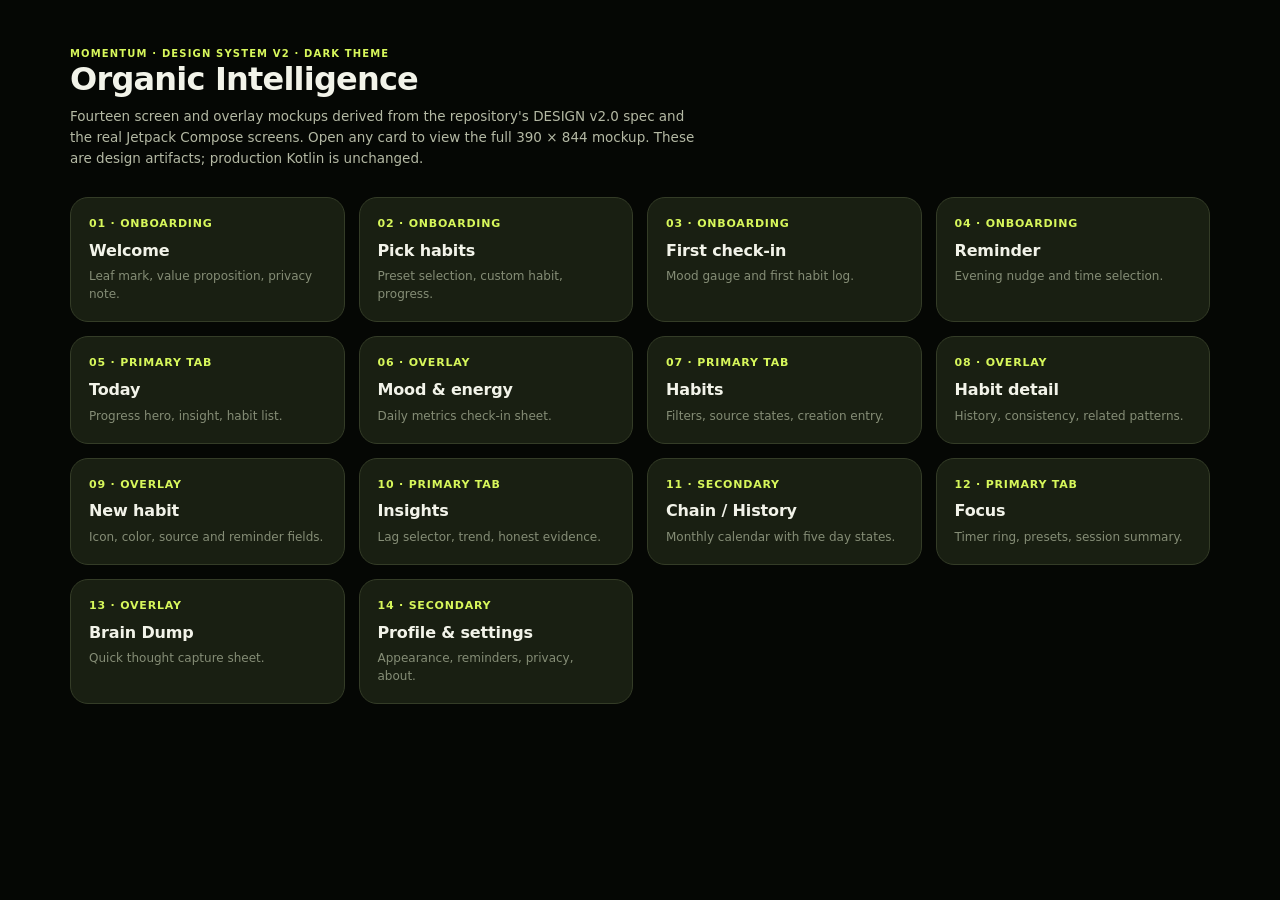
<file: redesign/index.html>
<!doctype html><html lang="en"><head><meta charset="utf-8"><meta name="viewport" content="width=device-width,initial-scale=1"><title>Momentum — Redesign mockups</title><link rel="stylesheet" href="assets/design.css"></head><body style="display:block">
<div class="gallery">
  <div class="gallery-head">
    <div class="eyebrow lime">Momentum · Design system v2 · Dark theme</div>
    <h1>Organic Intelligence</h1>
    <p>Fourteen screen and overlay mockups derived from the repository's DESIGN v2.0 spec and the real Jetpack Compose screens. Open any card to view the full 390 × 844 mockup. These are design artifacts; production Kotlin is unchanged.</p>
  </div>
  <div class="gallery-grid">
    <a class="gallery-card" href="screens/01-onboarding-welcome.html"><div class="num">01 · ONBOARDING</div><h2>Welcome</h2><p>Leaf mark, value proposition, privacy note.</p></a>
    <a class="gallery-card" href="screens/02-onboarding-pick-habits.html"><div class="num">02 · ONBOARDING</div><h2>Pick habits</h2><p>Preset selection, custom habit, progress.</p></a>
    <a class="gallery-card" href="screens/03-onboarding-first-checkin.html"><div class="num">03 · ONBOARDING</div><h2>First check-in</h2><p>Mood gauge and first habit log.</p></a>
    <a class="gallery-card" href="screens/04-onboarding-reminder.html"><div class="num">04 · ONBOARDING</div><h2>Reminder</h2><p>Evening nudge and time selection.</p></a>
    <a class="gallery-card" href="screens/05-today.html"><div class="num">05 · PRIMARY TAB</div><h2>Today</h2><p>Progress hero, insight, habit list.</p></a>
    <a class="gallery-card" href="screens/06-mood-energy-sheet.html"><div class="num">06 · OVERLAY</div><h2>Mood &amp; energy</h2><p>Daily metrics check-in sheet.</p></a>
    <a class="gallery-card" href="screens/07-habits.html"><div class="num">07 · PRIMARY TAB</div><h2>Habits</h2><p>Filters, source states, creation entry.</p></a>
    <a class="gallery-card" href="screens/08-habit-detail-sheet.html"><div class="num">08 · OVERLAY</div><h2>Habit detail</h2><p>History, consistency, related patterns.</p></a>
    <a class="gallery-card" href="screens/09-add-habit-sheet.html"><div class="num">09 · OVERLAY</div><h2>New habit</h2><p>Icon, color, source and reminder fields.</p></a>
    <a class="gallery-card" href="screens/10-insights.html"><div class="num">10 · PRIMARY TAB</div><h2>Insights</h2><p>Lag selector, trend, honest evidence.</p></a>
    <a class="gallery-card" href="screens/11-chain-history.html"><div class="num">11 · SECONDARY</div><h2>Chain / History</h2><p>Monthly calendar with five day states.</p></a>
    <a class="gallery-card" href="screens/12-focus.html"><div class="num">12 · PRIMARY TAB</div><h2>Focus</h2><p>Timer ring, presets, session summary.</p></a>
    <a class="gallery-card" href="screens/13-brain-dump-sheet.html"><div class="num">13 · OVERLAY</div><h2>Brain Dump</h2><p>Quick thought capture sheet.</p></a>
    <a class="gallery-card" href="screens/14-settings.html"><div class="num">14 · SECONDARY</div><h2>Profile &amp; settings</h2><p>Appearance, reminders, privacy, about.</p></a>
  </div>
</div>
</body></html>
</file>
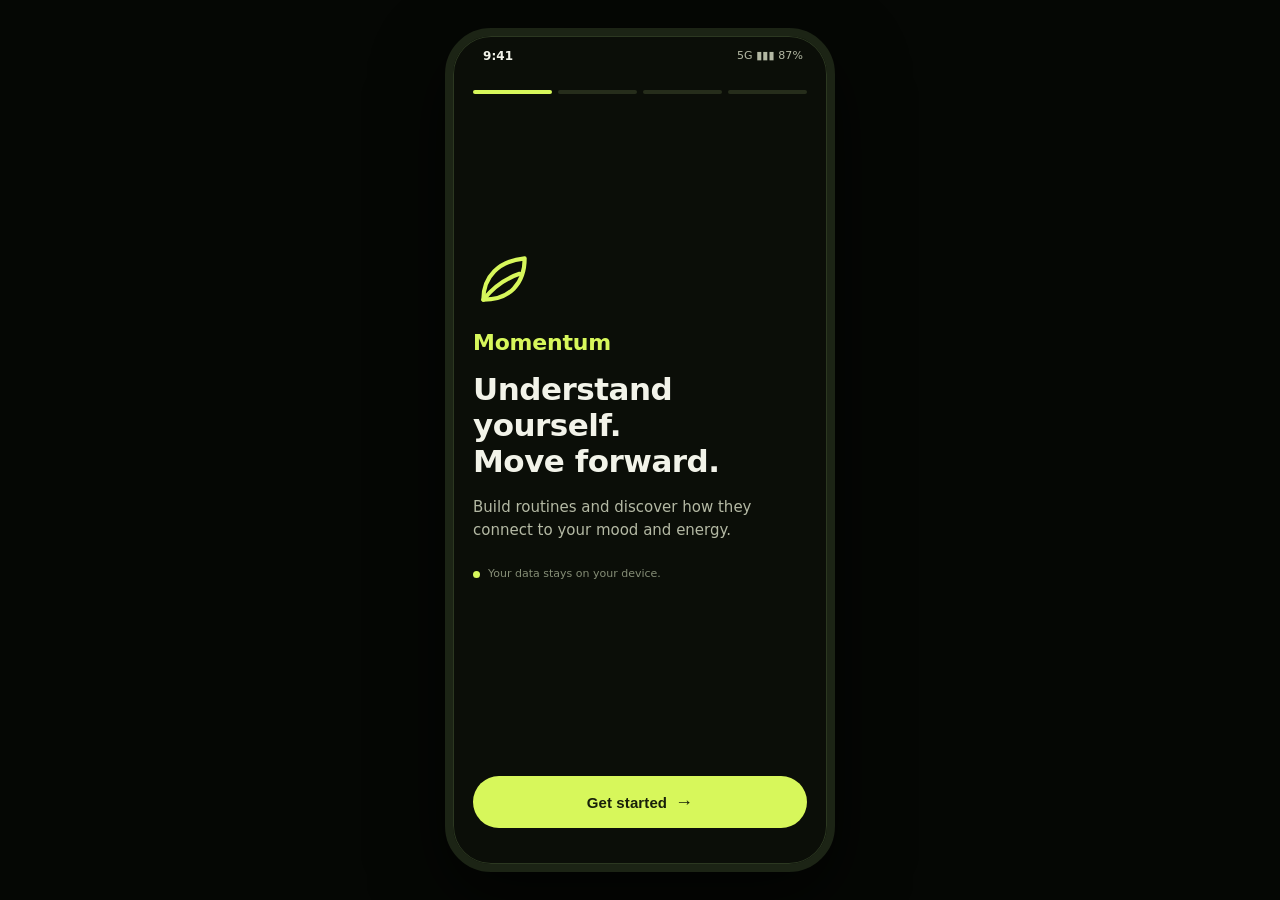
<file: redesign/screens/01-onboarding-welcome.html>
<!doctype html><html lang="en"><head><meta charset="utf-8"><meta name="viewport" content="width=device-width,initial-scale=1"><title>Momentum — Welcome</title><link rel="stylesheet" href="../assets/design.css"></head><body>
<div class="phone">
  <div class="statusbar"><span>9:41</span><span class="sb-right">5G ▮▮▮ 87%</span></div>
  <div class="screen onboarding">
    <div class="row gap3">
      <div class="step-bars"><i class="step-bar on"></i><i class="step-bar"></i><i class="step-bar"></i><i class="step-bar"></i></div>
    </div>

    <div class="grow col" style="justify-content:center;padding-bottom:40px">
      <svg width="62" height="62" viewBox="0 0 24 24" fill="none" stroke="#D7F75B" stroke-width="1.6" stroke-linecap="round" stroke-linejoin="round" aria-hidden="true">
        <path d="M4 20c0-9 6-15 16-16 0 10-6 16-16 16Z"/><path d="M4 20c4-5 8-8 14-10"/>
      </svg>
      <h2 class="lime wordmark mt5">Momentum</h2>
      <h1 class="display mt4">Understand yourself.<br>Move forward.</h1>
      <p class="mt4" style="font-size:15px;line-height:1.55;color:var(--text-2)">Build routines and discover how they connect to your mood and energy.</p>
      <div class="row gap2 mt6 tiny txt3"><span class="dot"></span><span>Your data stays on your device.</span></div>
    </div>

    <button class="btn">Get started <span style="font-size:18px">→</span></button>
    <div style="height:12px"></div>
  </div>
</div>
</body></html>
</file>
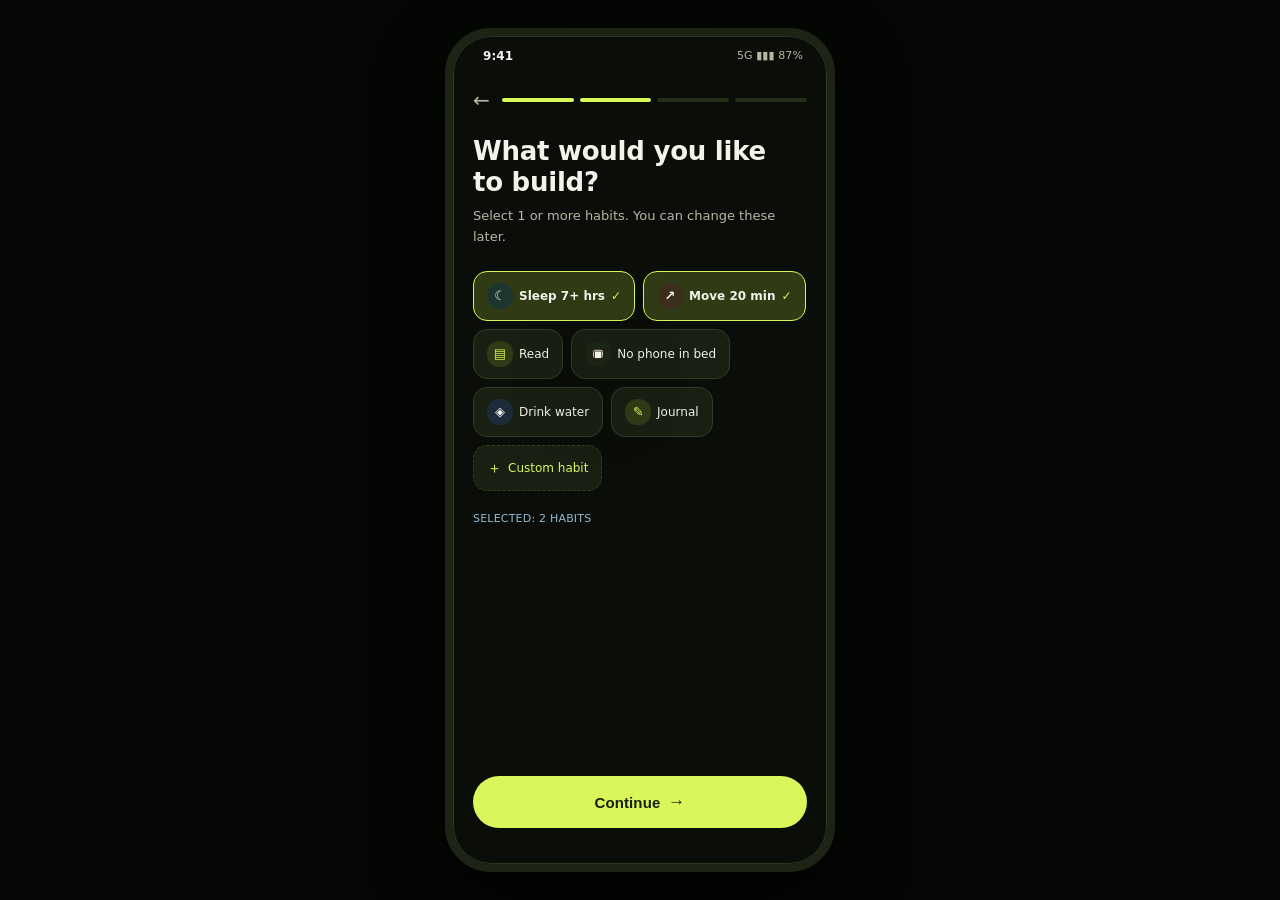
<file: redesign/screens/02-onboarding-pick-habits.html>
<!doctype html><html lang="en"><head><meta charset="utf-8"><meta name="viewport" content="width=device-width,initial-scale=1"><title>Momentum — Pick habits</title><link rel="stylesheet" href="../assets/design.css"></head><body>
<div class="phone">
  <div class="statusbar"><span>9:41</span><span class="sb-right">5G ▮▮▮ 87%</span></div>
  <div class="screen onboarding">
    <div class="row gap3">
      <span class="back">←</span>
      <div class="step-bars"><i class="step-bar on"></i><i class="step-bar on"></i><i class="step-bar"></i><i class="step-bar"></i></div>
    </div>

    <div class="grow" style="padding-top:26px">
      <h1>What would you like<br>to build?</h1>
      <p class="mt2">Select 1 or more habits. You can change these later.</p>

      <div class="row gap2 mt6" style="flex-wrap:wrap">
        <span class="chip select active"><span class="tile sleep" style="width:26px;height:26px;font-size:13px">☾</span> Sleep 7+ hrs <span class="lime">✓</span></span>
        <span class="chip select active"><span class="tile move" style="width:26px;height:26px;font-size:13px">↗</span> Move 20 min <span class="lime">✓</span></span>
        <span class="chip select"><span class="tile lime" style="width:26px;height:26px;font-size:13px">▤</span> Read</span>
        <span class="chip select"><span class="tile phone" style="width:26px;height:26px;font-size:13px">▣</span> No phone in bed</span>
        <span class="chip select"><span class="tile water" style="width:26px;height:26px;font-size:13px">◈</span> Drink water</span>
        <span class="chip select"><span class="tile lime" style="width:26px;height:26px;font-size:13px">✎</span> Journal</span>
        <span class="chip select" style="border-style:dashed;color:var(--primary)"><span style="font-size:15px">＋</span> Custom habit</span>
      </div>

      <p class="tiny mono mt5" style="color:var(--info)">SELECTED: 2 HABITS</p>
    </div>

    <button class="btn">Continue <span style="font-size:17px;font-weight:400">→</span></button>
    <div style="height:12px"></div>
  </div>
</div>
</body></html>
</file>
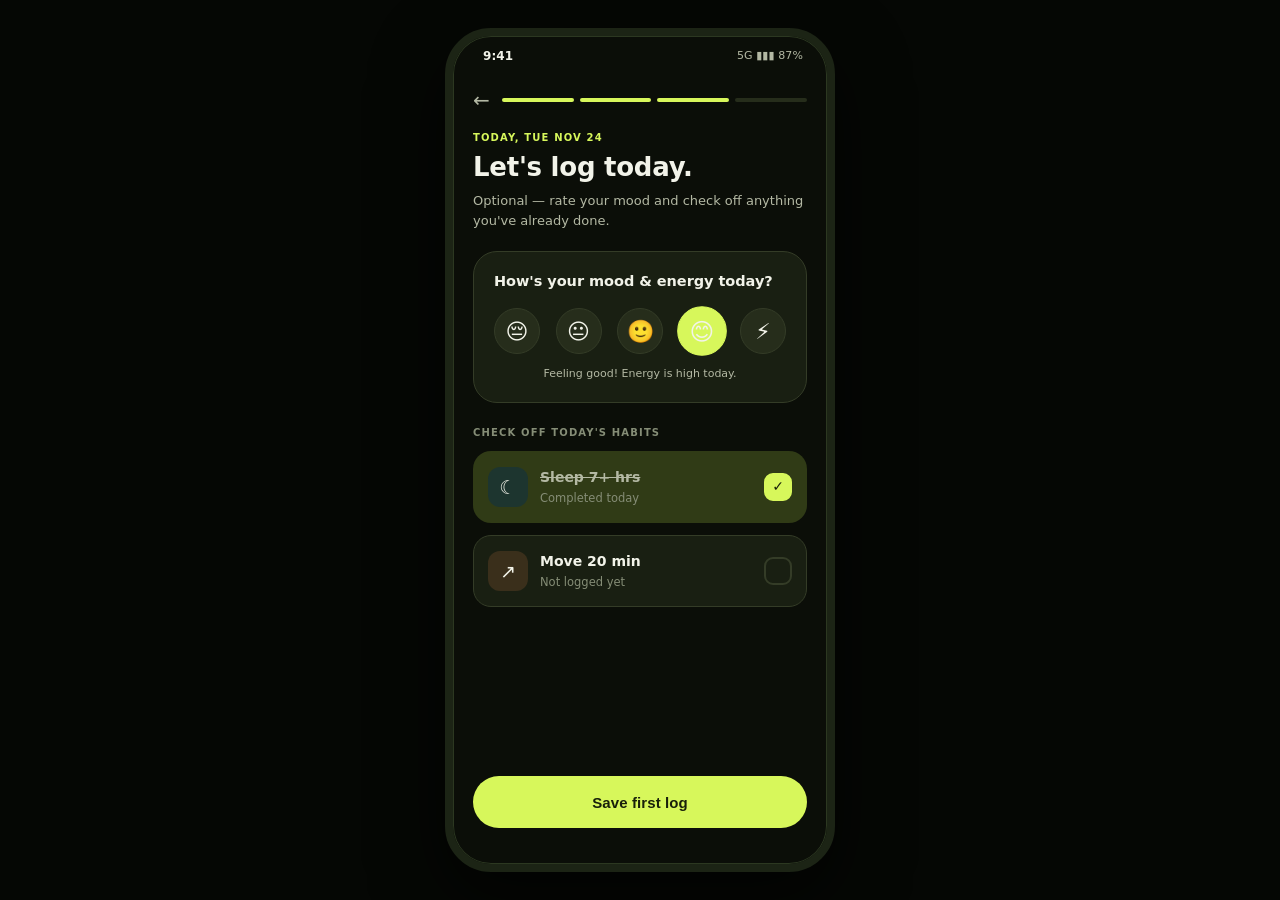
<file: redesign/screens/03-onboarding-first-checkin.html>
<!doctype html><html lang="en"><head><meta charset="utf-8"><meta name="viewport" content="width=device-width,initial-scale=1"><title>Momentum — First check-in</title><link rel="stylesheet" href="../assets/design.css"></head><body>
<div class="phone">
  <div class="statusbar"><span>9:41</span><span class="sb-right">5G ▮▮▮ 87%</span></div>
  <div class="screen onboarding">
    <div class="row gap3">
      <span class="back">←</span>
      <div class="step-bars"><i class="step-bar on"></i><i class="step-bar on"></i><i class="step-bar on"></i><i class="step-bar"></i></div>
    </div>

    <div class="grow" style="padding-top:22px">
      <div class="eyebrow lime">Today, Tue Nov 24</div>
      <h1 class="mt2">Let's log today.</h1>
      <p class="mt2">Optional — rate your mood and check off anything you've already done.</p>

      <div class="card lg mt5">
        <h3>How's your mood &amp; energy today?</h3>
        <div class="mood-row mt4">
          <div class="mood-dot">😔</div><div class="mood-dot">😐</div><div class="mood-dot">🙂</div>
          <div class="mood-dot active">😊</div><div class="mood-dot">⚡</div>
        </div>
        <p class="tiny text-center mt3">Feeling good! Energy is high today.</p>
      </div>

      <div class="eyebrow mt6">Check off today's habits</div>
      <div class="col gap3 mt3">
        <div class="habit done"><span class="tile sleep">☾</span><div class="grow"><div class="name">Sleep 7+ hrs</div><div class="meta">Completed today</div></div><span class="check done">✓</span></div>
        <div class="habit"><span class="tile move">↗</span><div class="grow"><div class="name">Move 20 min</div><div class="meta">Not logged yet</div></div><span class="check">✓</span></div>
      </div>
    </div>

    <button class="btn">Save first log</button>
    <div style="height:12px"></div>
  </div>
</div>
</body></html>
</file>
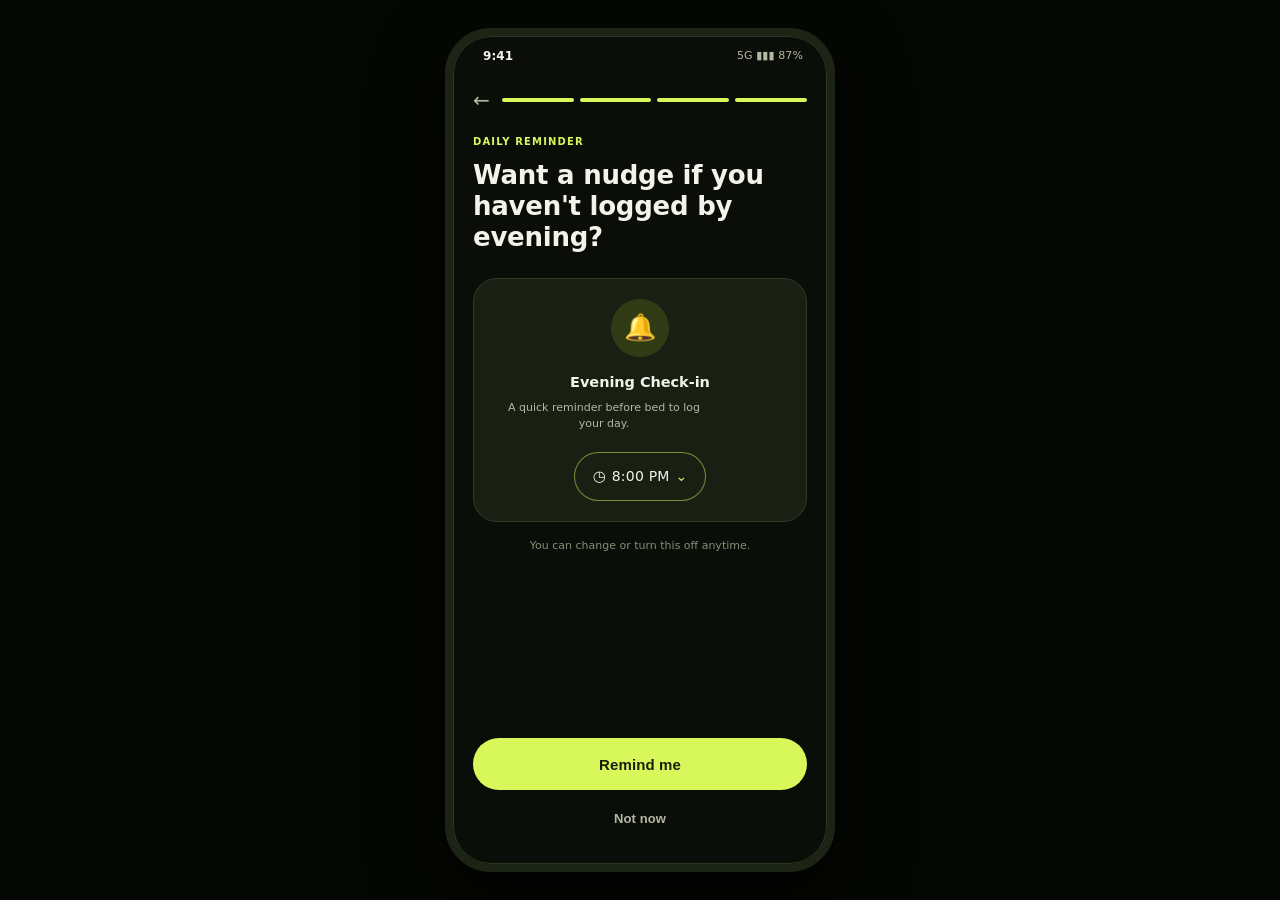
<file: redesign/screens/04-onboarding-reminder.html>
<!doctype html><html lang="en"><head><meta charset="utf-8"><meta name="viewport" content="width=device-width,initial-scale=1"><title>Momentum — Reminder</title><link rel="stylesheet" href="../assets/design.css"></head><body>
<div class="phone">
  <div class="statusbar"><span>9:41</span><span class="sb-right">5G ▮▮▮ 87%</span></div>
  <div class="screen onboarding">
    <div class="row gap3">
      <span class="back">←</span>
      <div class="step-bars"><i class="step-bar on"></i><i class="step-bar on"></i><i class="step-bar on"></i><i class="step-bar on"></i></div>
    </div>

    <div class="grow" style="padding-top:26px">
      <div class="eyebrow lime">Daily reminder</div>
      <h1 class="mt3">Want a nudge if you haven't logged by evening?</h1>

      <div class="card lg center mt6" style="text-align:center">
        <div class="tile lime mx-auto" style="width:58px;height:58px;border-radius:50%;font-size:26px">🔔</div>
        <h3 class="mt4">Evening Check-in</h3>
        <p class="tiny mt2" style="max-width:220px">A quick reminder before bed to log your day.</p>
        <div class="chip mt5" style="border-color:rgba(215,247,91,.5);color:var(--text);font-size:14px;padding:12px 18px">
          <span style="font-size:15px">◷</span> <span class="mono">8:00 PM</span> <span class="lime">⌄</span>
        </div>
      </div>
      <p class="tiny txt3 text-center mt4">You can change or turn this off anytime.</p>
    </div>

    <button class="btn">Remind me</button>
    <button class="btn ghost sm" style="margin-top:6px">Not now</button>
  </div>
</div>
</body></html>
</file>
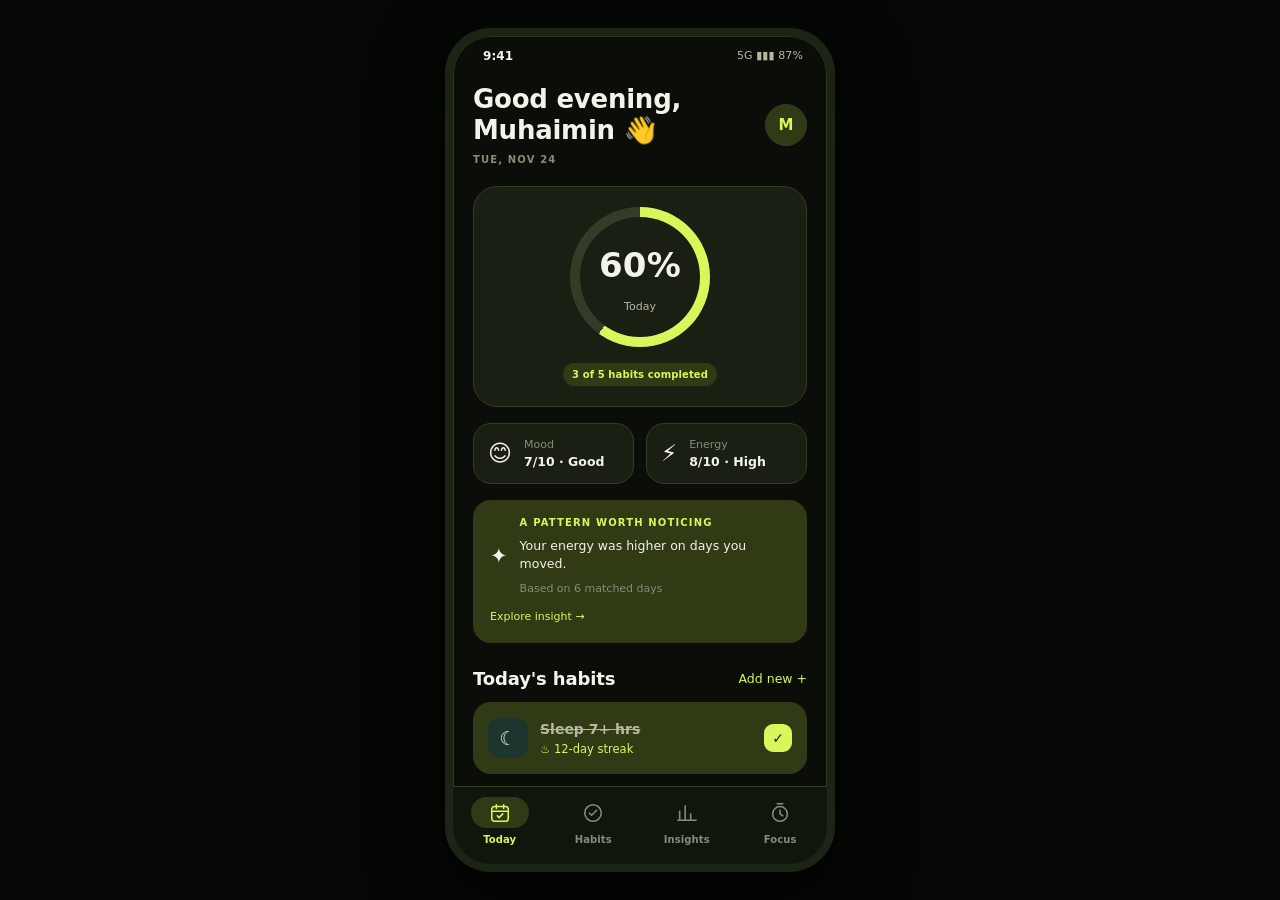
<file: redesign/screens/05-today.html>
<!doctype html><html lang="en"><head><meta charset="utf-8"><meta name="viewport" content="width=device-width,initial-scale=1"><title>Momentum — Today</title><link rel="stylesheet" href="../assets/design.css"></head><body>
<div class="phone">
  <div class="statusbar"><span>9:41</span><span class="sb-right">5G ▮▮▮ 87%</span></div>
  <div class="screen">
    <div class="row between">
      <div><h1>Good evening,<br>Muhaimin 👋</h1><div class="eyebrow mt2">Tue, Nov 24</div></div>
      <div class="avatar">M</div>
    </div>

    <div class="card lg center mt5" style="text-align:center">
      <div class="ring mx-auto" style="--pct:60%;width:140px;height:140px">
        <div><div class="mono numeral" style="font-size:34px">60%</div><div class="tiny txt2 mt2">Today</div></div>
      </div>
      <span class="badge mt4">3 of 5 habits completed</span>
    </div>

    <div class="row gap3 mt4">
      <div class="card compact grow"><div class="row gap3"><span style="font-size:23px">😊</span><div><div class="tiny txt3">Mood</div><div class="small" style="font-weight:600">7/10 · Good</div></div></div></div>
      <div class="card compact grow"><div class="row gap3"><span style="font-size:23px">⚡</span><div><div class="tiny txt3">Energy</div><div class="small" style="font-weight:600">8/10 · High</div></div></div></div>
    </div>

    <div class="card mt4" style="border-color:transparent;background:var(--primary-container)">
      <div class="row gap3">
        <span style="font-size:21px">✦</span>
        <div class="grow"><div class="eyebrow lime">A pattern worth noticing</div><p class="small mt2" style="color:var(--text)">Your energy was higher on days you moved.</p><div class="tiny txt3 mt2">Based on 6 matched days</div></div>
      </div>
      <span class="lime tiny mt3" style="display:inline-block">Explore insight →</span>
    </div>

    <div class="row between mt6"><h2>Today's habits</h2><span class="lime small">Add new +</span></div>
    <div class="col gap3 mt3">
      <div class="habit done"><span class="tile sleep">☾</span><div class="grow"><div class="name">Sleep 7+ hrs</div><div class="meta"><span class="flame">♨ 12-day streak</span></div></div><span class="check done">✓</span></div>
      <div class="habit"><span class="tile move">↗</span><div class="grow"><div class="name">Move 20 min</div><div class="meta"><span class="flame">♨ 4-day streak</span></div></div><span class="check">✓</span></div>
      <div class="habit"><span class="tile water">◈</span><div class="grow"><div class="name">Drink water</div><div class="meta" style="color:var(--info)">◷ 1.6 L of 2 L · Tap to confirm</div></div><span class="check" style="border-color:var(--info)">◷</span></div>
      <div class="habit"><span class="tile phone">▣</span><div class="grow"><div class="name">No phone in bed</div><div class="meta">Not logged yet</div></div><span class="check">✓</span></div>
      <div class="habit done"><span class="tile lime">▤</span><div class="grow"><div class="name">Read 10 pages</div><div class="meta">Completed today</div></div><span class="check done">✓</span></div>
    </div>
    <div style="height:16px"></div>
  </div>
  <nav class="bottom-nav">
    <div class="nav-item active"><span class="nav-pill"><svg viewBox="0 0 24 24"><rect x="3" y="5" width="18" height="16" rx="3"/><path d="M8 3v4M16 3v4M3 10h18M9 15l2 2 4-4"/></svg></span>Today</div>
    <div class="nav-item"><span class="nav-pill"><svg viewBox="0 0 24 24"><circle cx="12" cy="12" r="9"/><path d="m8 12 2.5 2.5L16 9"/></svg></span>Habits</div>
    <div class="nav-item"><span class="nav-pill"><svg viewBox="0 0 24 24"><path d="M4 20V10M10 20V4M16 20v-7M2 20h20"/></svg></span>Insights</div>
    <div class="nav-item"><span class="nav-pill"><svg viewBox="0 0 24 24"><circle cx="12" cy="13" r="8"/><path d="M12 9v4l3 2M9 2h6"/></svg></span>Focus</div>
  </nav>
</div>
</body></html>
</file>
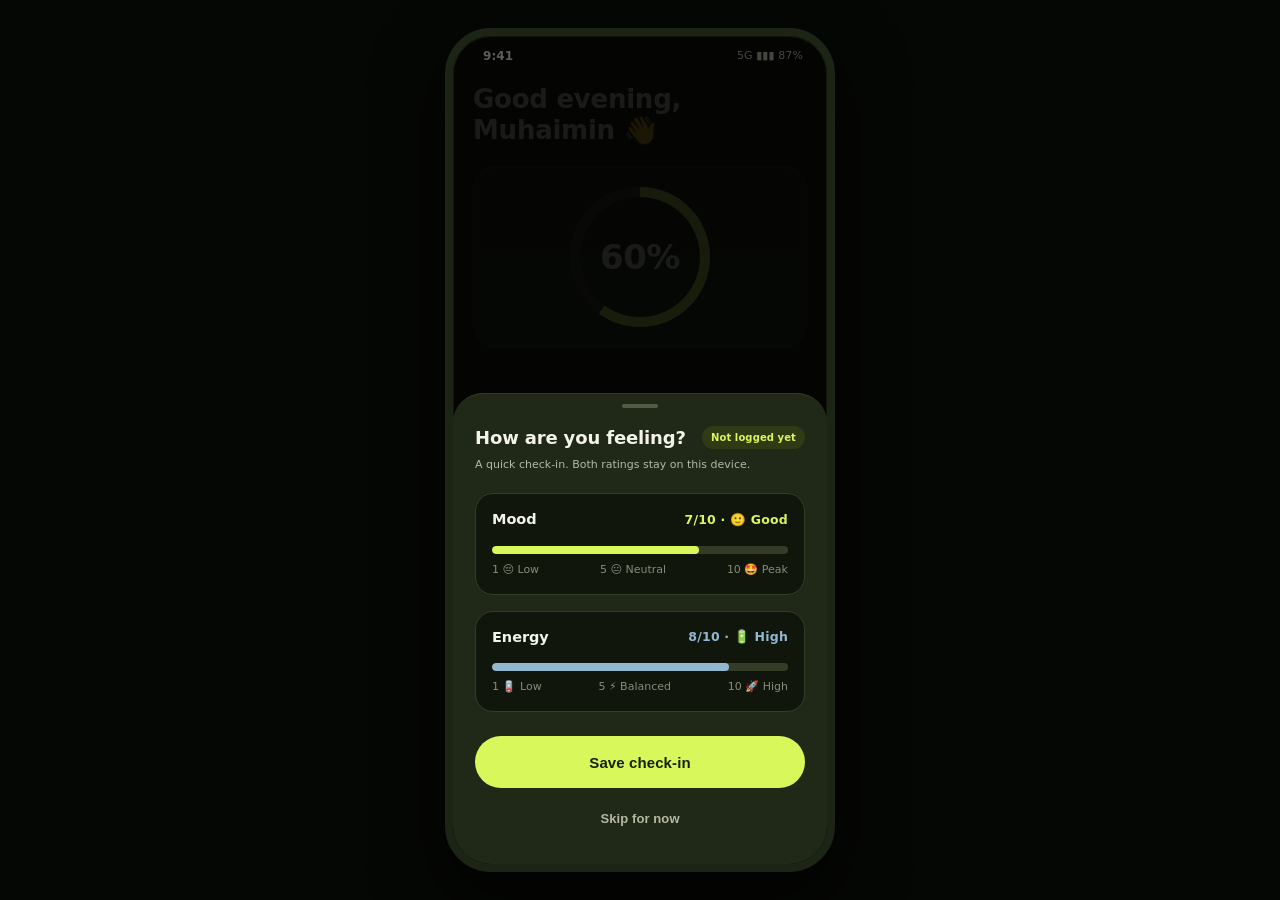
<file: redesign/screens/06-mood-energy-sheet.html>
<!doctype html><html lang="en"><head><meta charset="utf-8"><meta name="viewport" content="width=device-width,initial-scale=1"><title>Momentum — Mood &amp; energy check-in</title><link rel="stylesheet" href="../assets/design.css"></head><body>
<div class="phone">
  <div class="statusbar"><span>9:41</span><span class="sb-right">5G ▮▮▮ 87%</span></div>
  <div class="screen" style="opacity:.25">
    <h1>Good evening,<br>Muhaimin 👋</h1>
    <div class="card lg center mt5"><div class="ring mx-auto" style="--pct:60%;width:140px;height:140px"><div><div class="numeral" style="font-size:34px">60%</div></div></div></div>
  </div>

  <div class="sheet-wrap">
    <div class="sheet">
      <div class="grabber"></div>
      <div class="row between"><h2>How are you feeling?</h2><span class="badge">Not logged yet</span></div>
      <p class="tiny mt2">A quick check-in. Both ratings stay on this device.</p>

      <div class="card mt5" style="background:var(--surface)">
        <div class="row between"><h3>Mood</h3><span class="lime mono small" style="font-weight:600">7/10 · 🙂 Good</span></div>
        <div class="track mt4"><i style="width:70%"></i></div>
        <div class="row between tiny txt3 mt2"><span>1 😔 Low</span><span>5 😐 Neutral</span><span>10 🤩 Peak</span></div>
      </div>

      <div class="card mt4" style="background:var(--surface)">
        <div class="row between"><h3>Energy</h3><span class="mono small" style="color:var(--info);font-weight:600">8/10 · 🔋 High</span></div>
        <div class="track mt4"><i style="width:80%;background:var(--info)"></i></div>
        <div class="row between tiny txt3 mt2"><span>1 🪫 Low</span><span>5 ⚡ Balanced</span><span>10 🚀 High</span></div>
      </div>

      <button class="btn mt6">Save check-in</button>
      <button class="btn ghost sm mt2">Skip for now</button>
    </div>
  </div>

  <nav class="bottom-nav">
    <div class="nav-item active"><span class="nav-pill"><svg viewBox="0 0 24 24"><rect x="3" y="5" width="18" height="16" rx="3"/><path d="M8 3v4M16 3v4M3 10h18"/></svg></span>Today</div>
    <div class="nav-item"><span class="nav-pill"><svg viewBox="0 0 24 24"><circle cx="12" cy="12" r="9"/><path d="m8 12 2.5 2.5L16 9"/></svg></span>Habits</div>
    <div class="nav-item"><span class="nav-pill"><svg viewBox="0 0 24 24"><path d="M4 20V10M10 20V4M16 20v-7M2 20h20"/></svg></span>Insights</div>
    <div class="nav-item"><span class="nav-pill"><svg viewBox="0 0 24 24"><circle cx="12" cy="13" r="8"/><path d="M12 9v4l3 2M9 2h6"/></svg></span>Focus</div>
  </nav>
</div>
</body></html>
</file>
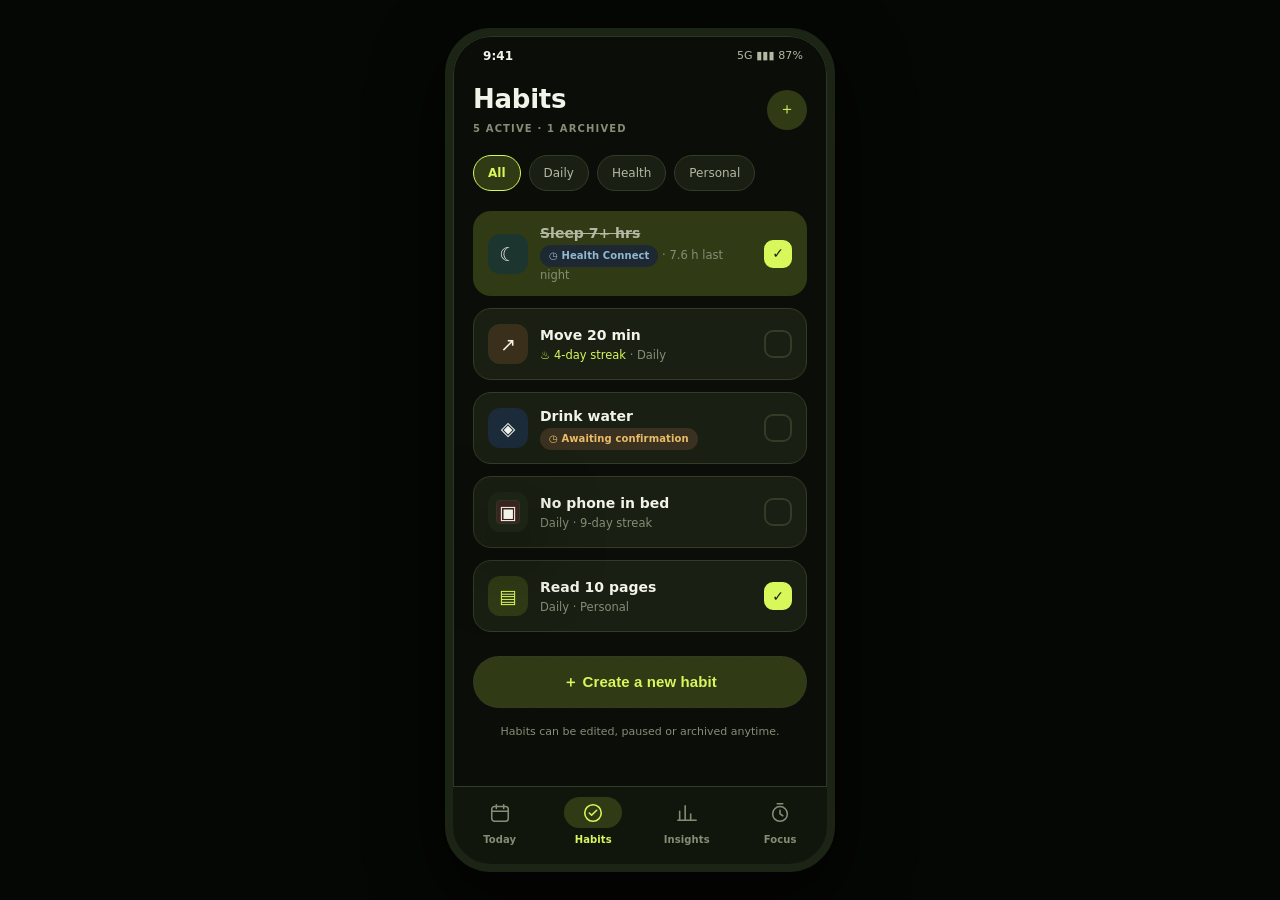
<file: redesign/screens/07-habits.html>
<!doctype html><html lang="en"><head><meta charset="utf-8"><meta name="viewport" content="width=device-width,initial-scale=1"><title>Momentum — Habits</title><link rel="stylesheet" href="../assets/design.css"></head><body>
<div class="phone">
  <div class="statusbar"><span>9:41</span><span class="sb-right">5G ▮▮▮ 87%</span></div>
  <div class="screen">
    <div class="row between"><div><h1>Habits</h1><div class="eyebrow mt2">5 active · 1 archived</div></div><button class="icon-btn">＋</button></div>
    <div class="row gap2 mt5" style="overflow:hidden">
      <span class="chip active">All</span><span class="chip">Daily</span><span class="chip">Health</span><span class="chip">Personal</span>
    </div>

    <div class="col gap3 mt5">
      <div class="habit done"><span class="tile sleep">☾</span><div class="grow"><div class="name">Sleep 7+ hrs</div><div class="meta"><span class="badge info">◷ Health Connect</span> · 7.6 h last night</div></div><span class="check done">✓</span></div>
      <div class="habit"><span class="tile move">↗</span><div class="grow"><div class="name">Move 20 min</div><div class="meta"><span class="flame">♨ 4-day streak</span> · Daily</div></div><span class="check">✓</span></div>
      <div class="habit"><span class="tile water">◈</span><div class="grow"><div class="name">Drink water</div><div class="meta"><span class="badge warn">◷ Awaiting confirmation</span></div></div><span class="check">✓</span></div>
      <div class="habit"><span class="tile phone">▣</span><div class="grow"><div class="name">No phone in bed</div><div class="meta">Daily · 9-day streak</div></div><span class="check">✓</span></div>
      <div class="habit"><span class="tile lime">▤</span><div class="grow"><div class="name">Read 10 pages</div><div class="meta">Daily · Personal</div></div><span class="check done">✓</span></div>
    </div>

    <button class="btn secondary mt6" style="border:1px dashed var(--outline)">＋ Create a new habit</button>
    <p class="tiny txt3 text-center mt4">Habits can be edited, paused or archived anytime.</p>
  </div>
  <nav class="bottom-nav">
    <div class="nav-item"><span class="nav-pill"><svg viewBox="0 0 24 24"><rect x="3" y="5" width="18" height="16" rx="3"/><path d="M8 3v4M16 3v4M3 10h18"/></svg></span>Today</div>
    <div class="nav-item active"><span class="nav-pill"><svg viewBox="0 0 24 24"><circle cx="12" cy="12" r="9"/><path d="m8 12 2.5 2.5L16 9"/></svg></span>Habits</div>
    <div class="nav-item"><span class="nav-pill"><svg viewBox="0 0 24 24"><path d="M4 20V10M10 20V4M16 20v-7M2 20h20"/></svg></span>Insights</div>
    <div class="nav-item"><span class="nav-pill"><svg viewBox="0 0 24 24"><circle cx="12" cy="13" r="8"/><path d="M12 9v4l3 2M9 2h6"/></svg></span>Focus</div>
  </nav>
</div>
</body></html>
</file>
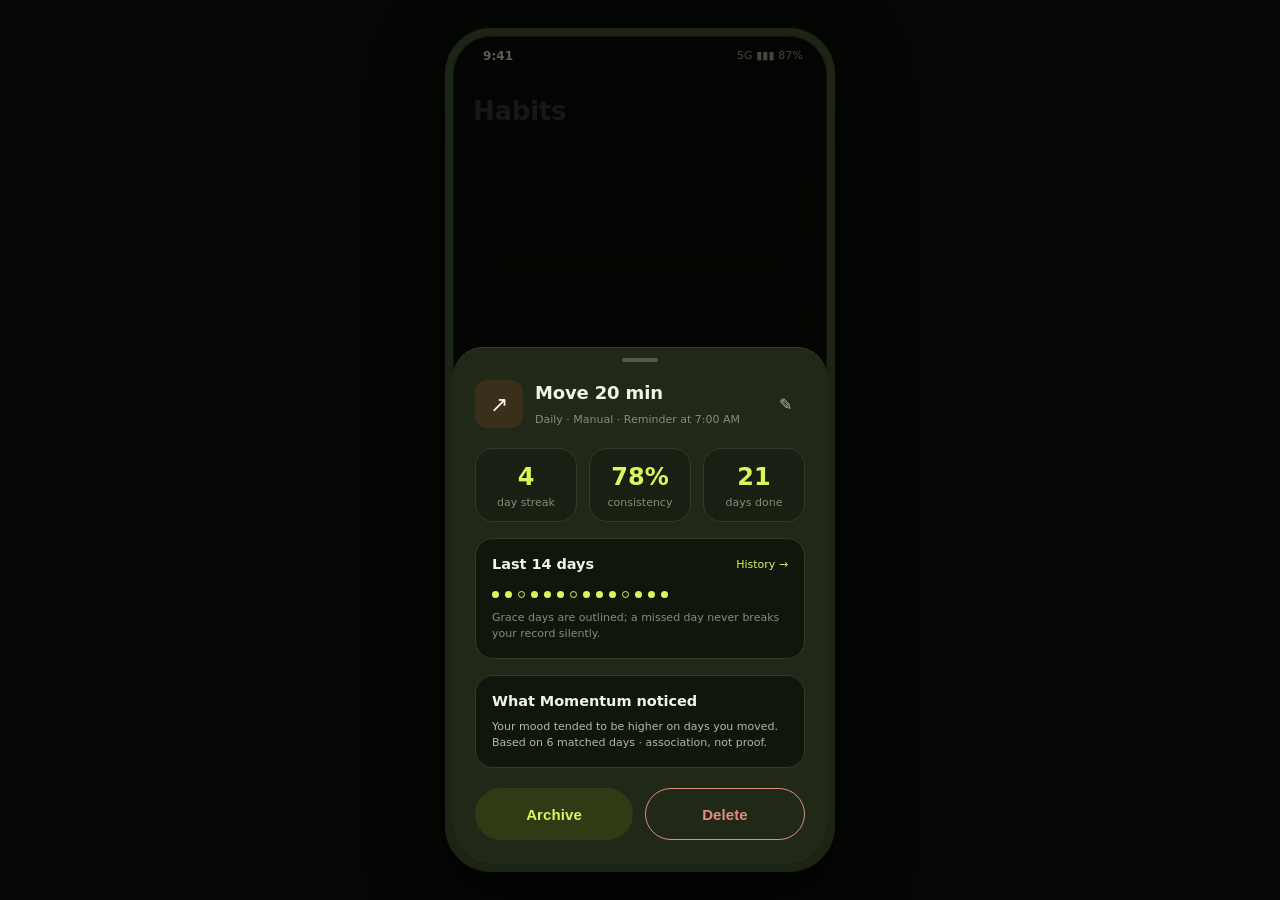
<file: redesign/screens/08-habit-detail-sheet.html>
<!doctype html><html lang="en"><head><meta charset="utf-8"><meta name="viewport" content="width=device-width,initial-scale=1"><title>Momentum — Habit detail</title><link rel="stylesheet" href="../assets/design.css"></head><body>
<div class="phone">
  <div class="statusbar"><span>9:41</span><span class="sb-right">5G ▮▮▮ 87%</span></div>
  <div class="screen" style="opacity:.22;padding-top:20px"><h1>Habits</h1><div class="card mt5" style="height:120px"></div><div class="card mt3" style="height:120px"></div></div>

  <div class="sheet-wrap"><div class="sheet">
    <div class="grabber"></div>
    <div class="row gap3">
      <span class="tile move" style="width:48px;height:48px;font-size:22px">↗</span>
      <div class="grow"><h2>Move 20 min</h2><div class="tiny txt3 mt2">Daily · Manual · Reminder at 7:00 AM</div></div>
      <button class="icon-btn" style="background:transparent;color:var(--text-2)">✎</button>
    </div>

    <div class="row gap3 mt5">
      <div class="card stat grow center"><div style="font-size:24px;font-weight:600;color:var(--primary)">4</div><div class="tiny txt3">day streak</div></div>
      <div class="card stat grow center"><div style="font-size:24px;font-weight:600;color:var(--primary)">78%</div><div class="tiny txt3">consistency</div></div>
      <div class="card stat grow center"><div style="font-size:24px;font-weight:600;color:var(--primary)">21</div><div class="tiny txt3">days done</div></div>
    </div>

    <div class="card mt4" style="background:var(--surface)">
      <div class="row between"><h3>Last 14 days</h3><span class="tiny lime">History →</span></div>
      <div class="row gap2 mt4" style="gap:6px">
        <span class="dot"></span><span class="dot"></span><span class="dot hollow"></span><span class="dot"></span><span class="dot"></span><span class="dot"></span><span class="dot hollow"></span>
        <span class="dot"></span><span class="dot"></span><span class="dot"></span><span class="dot hollow"></span><span class="dot"></span><span class="dot"></span><span class="dot"></span>
      </div>
      <div class="tiny txt3 mt3">Grace days are outlined; a missed day never breaks your record silently.</div>
    </div>

    <div class="card mt4" style="background:var(--surface)">
      <h3>What Momentum noticed</h3>
      <p class="tiny mt2">Your mood tended to be higher on days you moved. Based on 6 matched days · association, not proof.</p>
    </div>

    <div class="row gap3 mt5">
      <button class="btn grow secondary">Archive</button>
      <button class="btn grow" style="background:transparent;border:1px solid var(--error);color:var(--error)">Delete</button>
    </div>
  </div></div>
</div>
</body></html>
</file>
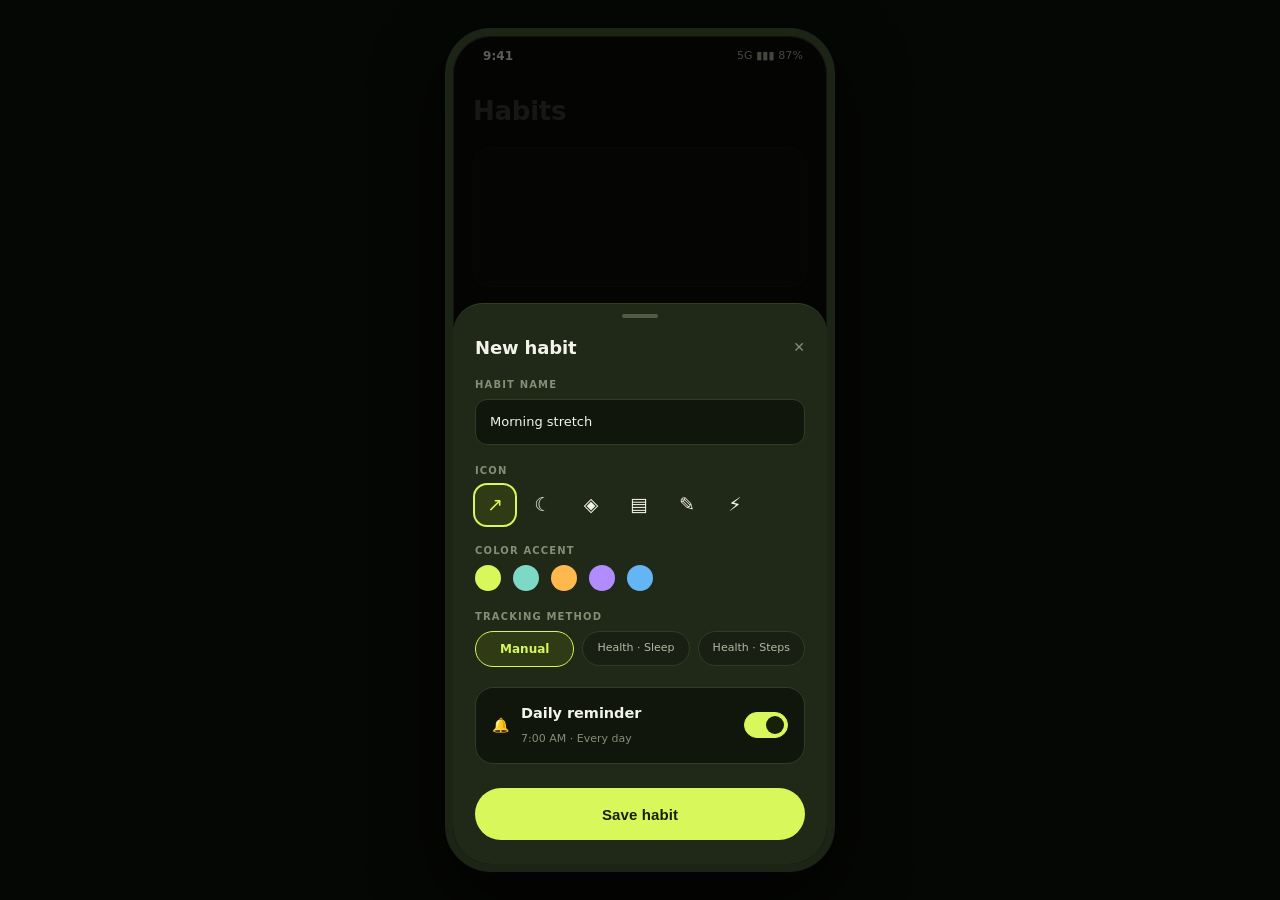
<file: redesign/screens/09-add-habit-sheet.html>
<!doctype html><html lang="en"><head><meta charset="utf-8"><meta name="viewport" content="width=device-width,initial-scale=1"><title>Momentum — New habit</title><link rel="stylesheet" href="../assets/design.css"></head><body>
<div class="phone">
  <div class="statusbar"><span>9:41</span><span class="sb-right">5G ▮▮▮ 87%</span></div>
  <div class="screen" style="opacity:.22;padding-top:20px"><h1>Habits</h1><div class="card mt5" style="height:140px"></div></div>

  <div class="sheet-wrap"><div class="sheet">
    <div class="grabber"></div>
    <div class="row between"><h2>New habit</h2><span class="txt3">✕</span></div>

    <div class="eyebrow mt5">Habit name</div>
    <div class="field filled mt2">Morning stretch</div>

    <div class="eyebrow mt5">Icon</div>
    <div class="row gap2 mt2">
      <span class="tile lime" style="outline:2px solid var(--primary)">↗</span><span class="tile">☾</span><span class="tile">◈</span><span class="tile">▤</span><span class="tile">✎</span><span class="tile">⚡</span>
    </div>

    <div class="eyebrow mt5">Color accent</div>
    <div class="row gap3 mt2">
      <span class="dot" style="width:26px;height:26px;background:var(--primary)"></span>
      <span class="dot" style="width:26px;height:26px;background:#7DD8C6"></span>
      <span class="dot" style="width:26px;height:26px;background:#FFB84D"></span>
      <span class="dot" style="width:26px;height:26px;background:#B08CFF"></span>
      <span class="dot" style="width:26px;height:26px;background:#64B5F6"></span>
    </div>

    <div class="eyebrow mt5">Tracking method</div>
    <div class="row gap2 mt2">
      <span class="chip active" style="flex:1;justify-content:center">Manual</span>
      <span class="chip" style="flex:1;justify-content:center;font-size:11px">Health · Sleep</span>
      <span class="chip" style="flex:1;justify-content:center;font-size:11px">Health · Steps</span>
    </div>

    <div class="card mt5" style="background:var(--surface)">
      <div class="row between"><div class="row gap3"><span style="color:var(--primary)">🔔</span><div><h3>Daily reminder</h3><div class="tiny txt3 mt2">7:00 AM · Every day</div></div></div><span class="switch on"></span></div>
    </div>

    <button class="btn mt6">Save habit</button>
  </div></div>
</div>
</body></html>
</file>
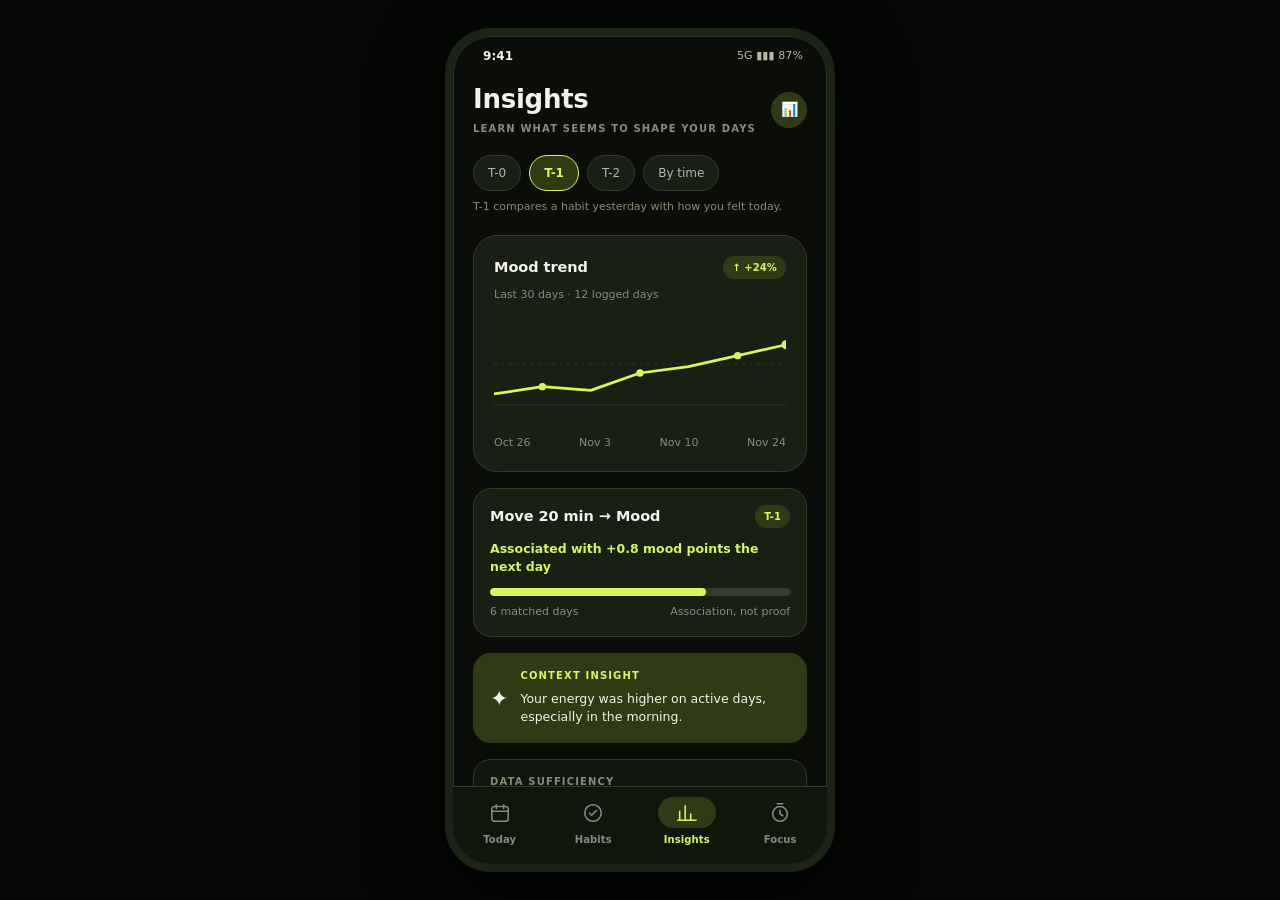
<file: redesign/screens/10-insights.html>
<!doctype html><html lang="en"><head><meta charset="utf-8"><meta name="viewport" content="width=device-width,initial-scale=1"><title>Momentum — Insights</title><link rel="stylesheet" href="../assets/design.css"></head><body>
<div class="phone">
  <div class="statusbar"><span>9:41</span><span class="sb-right">5G ▮▮▮ 87%</span></div>
  <div class="screen">
    <div class="row between"><div><h1>Insights</h1><div class="eyebrow mt2">Learn what seems to shape your days</div></div><span class="avatar" style="width:36px;height:36px;font-size:14px">📊</span></div>
    <div class="row gap2 mt5" style="overflow:hidden">
      <span class="chip">T-0</span><span class="chip active">T-1</span><span class="chip">T-2</span><span class="chip">By time</span>
    </div>
    <p class="tiny txt3 mt2">T-1 compares a habit yesterday with how you felt today.</p>

    <div class="card lg mt5">
      <div class="row between"><h3>Mood trend</h3><span class="badge">↑ +24%</span></div>
      <div class="tiny txt3 mt2">Last 30 days · 12 logged days</div>
      <svg viewBox="0 0 320 110" width="100%" height="112" style="margin-top:14px" aria-label="Mood trend rising from 4 to 7 out of 10">
        <line x1="0" y1="90" x2="320" y2="90" stroke="#343C27"/><line x1="0" y1="45" x2="320" y2="45" stroke="#343C27" stroke-dasharray="3 5"/>
        <polyline points="0,78 53,70 106,74 160,55 213,48 267,36 320,24" fill="none" stroke="#D7F75B" stroke-width="3" stroke-linecap="round" stroke-linejoin="round"/>
        <g fill="#D7F75B"><circle cx="53" cy="70" r="4"/><circle cx="160" cy="55" r="4"/><circle cx="267" cy="36" r="4"/><circle cx="320" cy="24" r="5"/></g>
      </svg>
      <div class="row between tiny txt3"><span>Oct 26</span><span>Nov 3</span><span>Nov 10</span><span>Nov 24</span></div>
    </div>

    <div class="card mt4">
      <div class="row between"><h3>Move 20 min → Mood</h3><span class="badge">T-1</span></div>
      <p class="small mt3" style="color:var(--primary);font-weight:700">Associated with +0.8 mood points the next day</p>
      <div class="track mt3"><i style="width:72%"></i></div>
      <div class="row between tiny txt3 mt2"><span>6 matched days</span><span>Association, not proof</span></div>
    </div>

    <div class="card lime-tint mt4">
      <div class="row gap3"><span style="font-size:22px">✦</span><div><div class="eyebrow lime">Context insight</div><p class="small mt2" style="color:var(--text)">Your energy was higher on active days, especially in the morning.</p></div></div>
    </div>

    <div class="card flat mt4">
      <div class="eyebrow">Data sufficiency</div>
      <p class="tiny mt2">3 more matched days will make this pattern more reliable. Patterns appear only after 5 dual-observation days.</p>
    </div>
  </div>
  <nav class="bottom-nav">
    <div class="nav-item"><span class="nav-pill"><svg viewBox="0 0 24 24"><rect x="3" y="5" width="18" height="16" rx="3"/><path d="M8 3v4M16 3v4M3 10h18"/></svg></span>Today</div>
    <div class="nav-item"><span class="nav-pill"><svg viewBox="0 0 24 24"><circle cx="12" cy="12" r="9"/><path d="m8 12 2.5 2.5L16 9"/></svg></span>Habits</div>
    <div class="nav-item active"><span class="nav-pill"><svg viewBox="0 0 24 24"><path d="M4 20V10M10 20V4M16 20v-7M2 20h20"/></svg></span>Insights</div>
    <div class="nav-item"><span class="nav-pill"><svg viewBox="0 0 24 24"><circle cx="12" cy="13" r="8"/><path d="M12 9v4l3 2M9 2h6"/></svg></span>Focus</div>
  </nav>
</div>
</body></html>
</file>
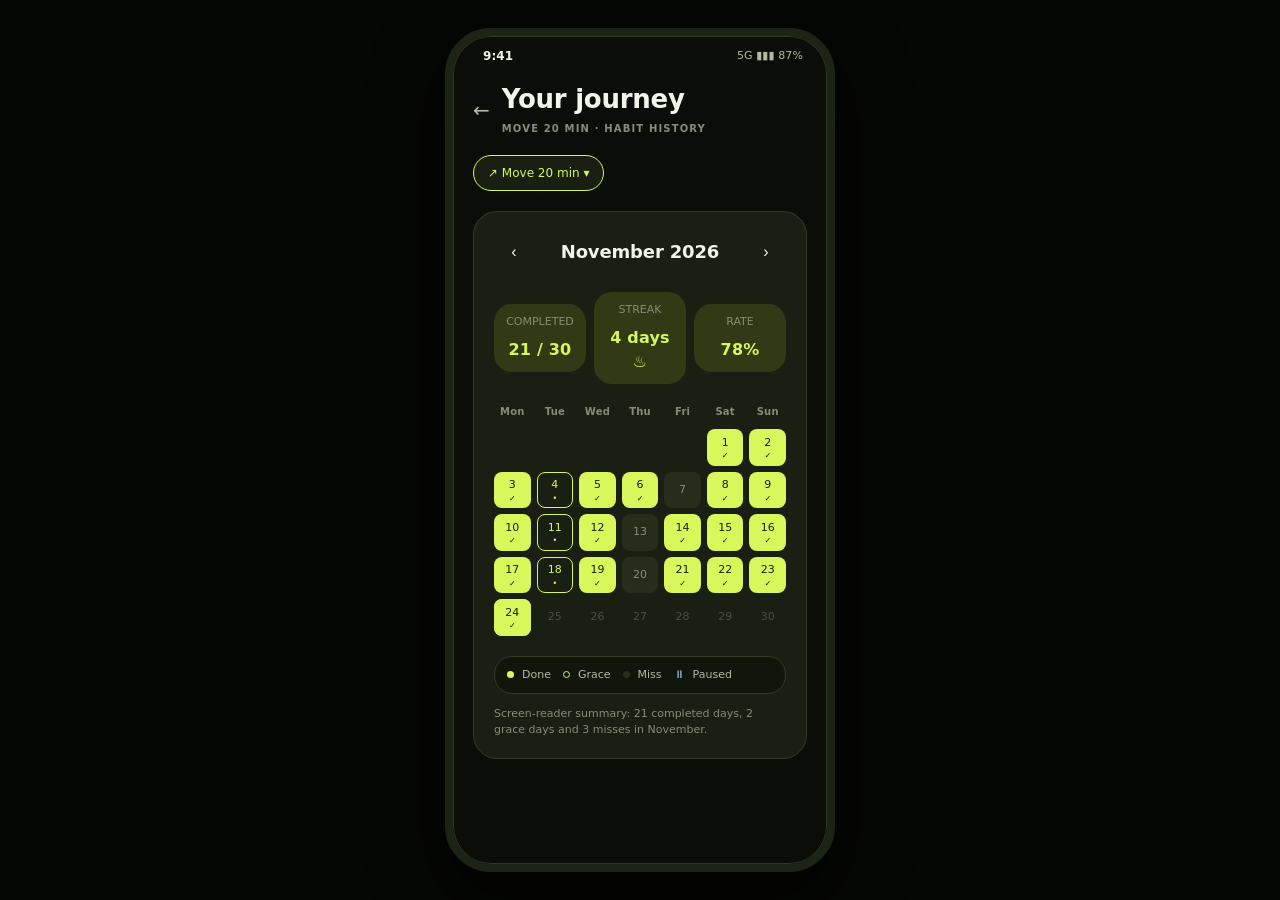
<file: redesign/screens/11-chain-history.html>
<!doctype html><html lang="en"><head><meta charset="utf-8"><meta name="viewport" content="width=device-width,initial-scale=1"><title>Momentum — Chain / History</title><link rel="stylesheet" href="../assets/design.css"></head><body>
<div class="phone">
  <div class="statusbar"><span>9:41</span><span class="sb-right">5G ▮▮▮ 87%</span></div>
  <div class="screen">
    <div class="row gap3"><span class="back">←</span><div><h1>Your journey</h1><div class="eyebrow mt2">Move 20 min · habit history</div></div></div>
    <div class="chip mt5" style="border-color:var(--primary);color:var(--primary)">↗ Move 20 min ▾</div>

    <div class="card lg mt5">
      <div class="row between">
        <button class="icon-btn" style="background:transparent;color:var(--text)">‹</button>
        <h2>November 2026</h2>
        <button class="icon-btn" style="background:transparent;color:var(--text)">›</button>
      </div>

      <div class="row gap2 mt5">
        <div class="card stat grow center" style="background:var(--primary-container);border:none"><div class="tiny txt3">COMPLETED</div><div class="lime mono mt2" style="font-size:16px;font-weight:600">21 / 30</div></div>
        <div class="card stat grow center" style="background:var(--primary-container);border:none"><div class="tiny txt3">STREAK</div><div class="lime mono mt2" style="font-size:16px;font-weight:600">4 days ♨</div></div>
        <div class="card stat grow center" style="background:var(--primary-container);border:none"><div class="tiny txt3">RATE</div><div class="lime mono mt2" style="font-size:16px;font-weight:600">78%</div></div>
      </div>

      <div class="cal-head mt5"><span>Mon</span><span>Tue</span><span>Wed</span><span>Thu</span><span>Fri</span><span>Sat</span><span>Sun</span></div>
      <div class="cal-grid mt2">
        <span></span><span></span><span></span><span></span><span></span>
        <div class="cal-cell done">1<span class="cap">✓</span></div><div class="cal-cell done">2<span class="cap">✓</span></div>
        <div class="cal-cell done">3<span class="cap">✓</span></div><div class="cal-cell grace">4<span class="cap">•</span></div><div class="cal-cell done">5<span class="cap">✓</span></div>
        <div class="cal-cell done">6<span class="cap">✓</span></div><div class="cal-cell miss">7</div><div class="cal-cell done">8<span class="cap">✓</span></div>
        <div class="cal-cell done">9<span class="cap">✓</span></div><div class="cal-cell done">10<span class="cap">✓</span></div><div class="cal-cell grace">11<span class="cap">•</span></div>
        <div class="cal-cell done">12<span class="cap">✓</span></div><div class="cal-cell miss">13</div><div class="cal-cell done">14<span class="cap">✓</span></div>
        <div class="cal-cell done">15<span class="cap">✓</span></div><div class="cal-cell done">16<span class="cap">✓</span></div><div class="cal-cell done">17<span class="cap">✓</span></div>
        <div class="cal-cell grace">18<span class="cap">•</span></div><div class="cal-cell done">19<span class="cap">✓</span></div><div class="cal-cell miss">20</div>
        <div class="cal-cell done">21<span class="cap">✓</span></div><div class="cal-cell done">22<span class="cap">✓</span></div><div class="cal-cell done">23<span class="cap">✓</span></div>
        <div class="cal-cell done today">24<span class="cap">✓</span></div><div class="cal-cell future">25</div><div class="cal-cell future">26</div><div class="cal-cell future">27</div>
        <div class="cal-cell future">28</div><div class="cal-cell future">29</div><div class="cal-cell future">30</div>
      </div>

      <div class="card flat mt5" style="padding:10px 12px">
        <div class="row" style="gap:12px;flex-wrap:wrap">
          <span class="row gap2 tiny txt2"><i class="dot"></i> Done</span>
          <span class="row gap2 tiny txt2"><i class="dot hollow"></i> Grace</span>
          <span class="row gap2 tiny txt2"><i class="dot" style="background:var(--muted-surface)"></i> Miss</span>
          <span class="row gap2 tiny txt2"><span style="color:var(--info)">⏸</span> Paused</span>
        </div>
      </div>
      <p class="tiny txt3 mt3">Screen-reader summary: 21 completed days, 2 grace days and 3 misses in November.</p>
    </div>
  </div>
</div>
</body></html>
</file>
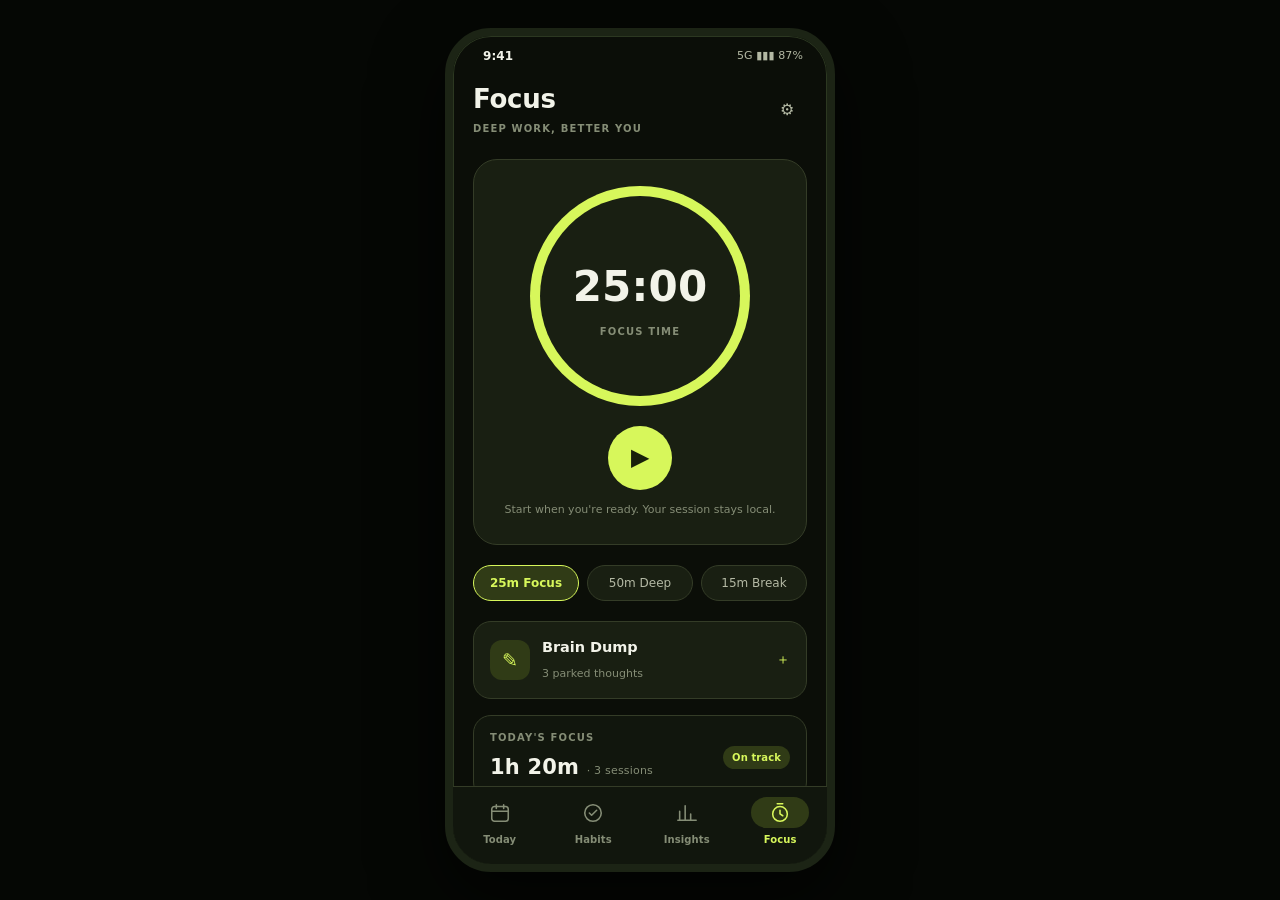
<file: redesign/screens/12-focus.html>
<!doctype html><html lang="en"><head><meta charset="utf-8"><meta name="viewport" content="width=device-width,initial-scale=1"><title>Momentum — Focus</title><link rel="stylesheet" href="../assets/design.css"></head><body>
<div class="phone">
  <div class="statusbar"><span>9:41</span><span class="sb-right">5G ▮▮▮ 87%</span></div>
  <div class="screen">
    <div class="row between"><div><h1>Focus</h1><div class="eyebrow mt2">Deep work, better you</div></div><button class="icon-btn" style="background:transparent;color:var(--text-2)">⚙</button></div>

    <div class="card lg center mt6" style="text-align:center;padding:26px 20px">
      <div class="ring mx-auto" style="--pct:100%;width:220px;height:220px;background:conic-gradient(var(--primary) 0 100%,var(--outline) 100%)">
        <div><div class="mono numeral" style="font-size:42px">25:00</div><div class="eyebrow mt2">Focus time</div></div>
      </div>
      <button class="btn play-btn mx-auto mt5">▶</button>
      <div class="tiny txt3 mt3">Start when you're ready. Your session stays local.</div>
    </div>

    <div class="row gap2 mt5" style="overflow:hidden">
      <span class="chip active" style="justify-content:center;flex:1">25m Focus</span>
      <span class="chip" style="justify-content:center;flex:1">50m Deep</span>
      <span class="chip" style="justify-content:center;flex:1">15m Break</span>
    </div>

    <div class="card mt5" style="cursor:pointer">
      <div class="row between"><div class="row gap3"><span class="tile lime">✎</span><div><h3>Brain Dump</h3><div class="tiny txt3 mt2">3 parked thoughts</div></div></div><span class="lime">＋</span></div>
    </div>

    <div class="card flat mt4">
      <div class="row between"><div><div class="eyebrow">Today's focus</div><div class="mono numeral mt2" style="font-size:21px">1h 20m <span class="tiny txt3" style="font-weight:400">· 3 sessions</span></div></div><span class="badge">On track</span></div>
    </div>
  </div>
  <nav class="bottom-nav">
    <div class="nav-item"><span class="nav-pill"><svg viewBox="0 0 24 24"><rect x="3" y="5" width="18" height="16" rx="3"/><path d="M8 3v4M16 3v4M3 10h18"/></svg></span>Today</div>
    <div class="nav-item"><span class="nav-pill"><svg viewBox="0 0 24 24"><circle cx="12" cy="12" r="9"/><path d="m8 12 2.5 2.5L16 9"/></svg></span>Habits</div>
    <div class="nav-item"><span class="nav-pill"><svg viewBox="0 0 24 24"><path d="M4 20V10M10 20V4M16 20v-7M2 20h20"/></svg></span>Insights</div>
    <div class="nav-item active"><span class="nav-pill"><svg viewBox="0 0 24 24"><circle cx="12" cy="13" r="8"/><path d="M12 9v4l3 2M9 2h6"/></svg></span>Focus</div>
  </nav>
</div>
</body></html>
</file>
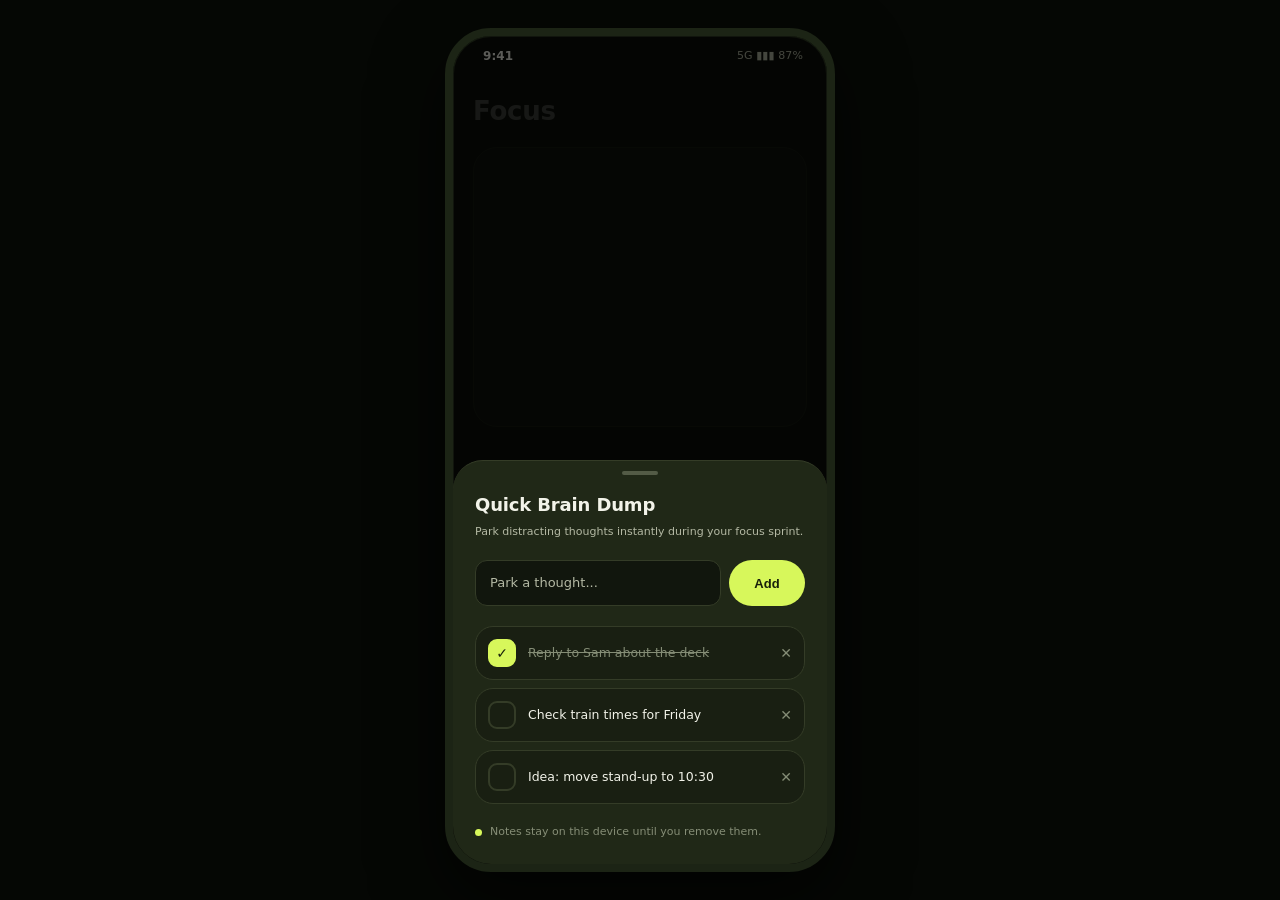
<file: redesign/screens/13-brain-dump-sheet.html>
<!doctype html><html lang="en"><head><meta charset="utf-8"><meta name="viewport" content="width=device-width,initial-scale=1"><title>Momentum — Brain Dump</title><link rel="stylesheet" href="../assets/design.css"></head><body>
<div class="phone">
  <div class="statusbar"><span>9:41</span><span class="sb-right">5G ▮▮▮ 87%</span></div>
  <div class="screen" style="opacity:.22;padding-top:20px"><h1>Focus</h1><div class="card lg center mt5" style="height:280px"></div></div>

  <div class="sheet-wrap"><div class="sheet">
    <div class="grabber"></div>
    <h2>Quick Brain Dump</h2>
    <p class="tiny mt2">Park distracting thoughts instantly during your focus sprint.</p>

    <div class="row gap2 mt5">
      <div class="field grow">Park a thought...</div>
      <button class="btn" style="width:76px;min-height:46px;flex:0 0 auto;font-size:13px">Add</button>
    </div>

    <div class="col gap2 mt5">
      <div class="card" style="padding:12px"><div class="row gap3"><span class="check done">✓</span><span class="small grow" style="color:var(--text-3);text-decoration:line-through">Reply to Sam about the deck</span><span class="txt3">✕</span></div></div>
      <div class="card" style="padding:12px"><div class="row gap3"><span class="check">✓</span><span class="small grow">Check train times for Friday</span><span class="txt3">✕</span></div></div>
      <div class="card" style="padding:12px"><div class="row gap3"><span class="check">✓</span><span class="small grow">Idea: move stand-up to 10:30</span><span class="txt3">✕</span></div></div>
    </div>

    <div class="row gap2 mt5 tiny txt3"><span class="dot"></span><span>Notes stay on this device until you remove them.</span></div>
  </div></div>

  <nav class="bottom-nav">
    <div class="nav-item"><span class="nav-pill"><svg viewBox="0 0 24 24"><rect x="3" y="5" width="18" height="16" rx="3"/><path d="M8 3v4M16 3v4M3 10h18"/></svg></span>Today</div>
    <div class="nav-item"><span class="nav-pill"><svg viewBox="0 0 24 24"><circle cx="12" cy="12" r="9"/><path d="m8 12 2.5 2.5L16 9"/></svg></span>Habits</div>
    <div class="nav-item"><span class="nav-pill"><svg viewBox="0 0 24 24"><path d="M4 20V10M10 20V4M16 20v-7M2 20h20"/></svg></span>Insights</div>
    <div class="nav-item active"><span class="nav-pill"><svg viewBox="0 0 24 24"><circle cx="12" cy="13" r="8"/><path d="M12 9v4l3 2M9 2h6"/></svg></span>Focus</div>
  </nav>
</div>
</body></html>
</file>
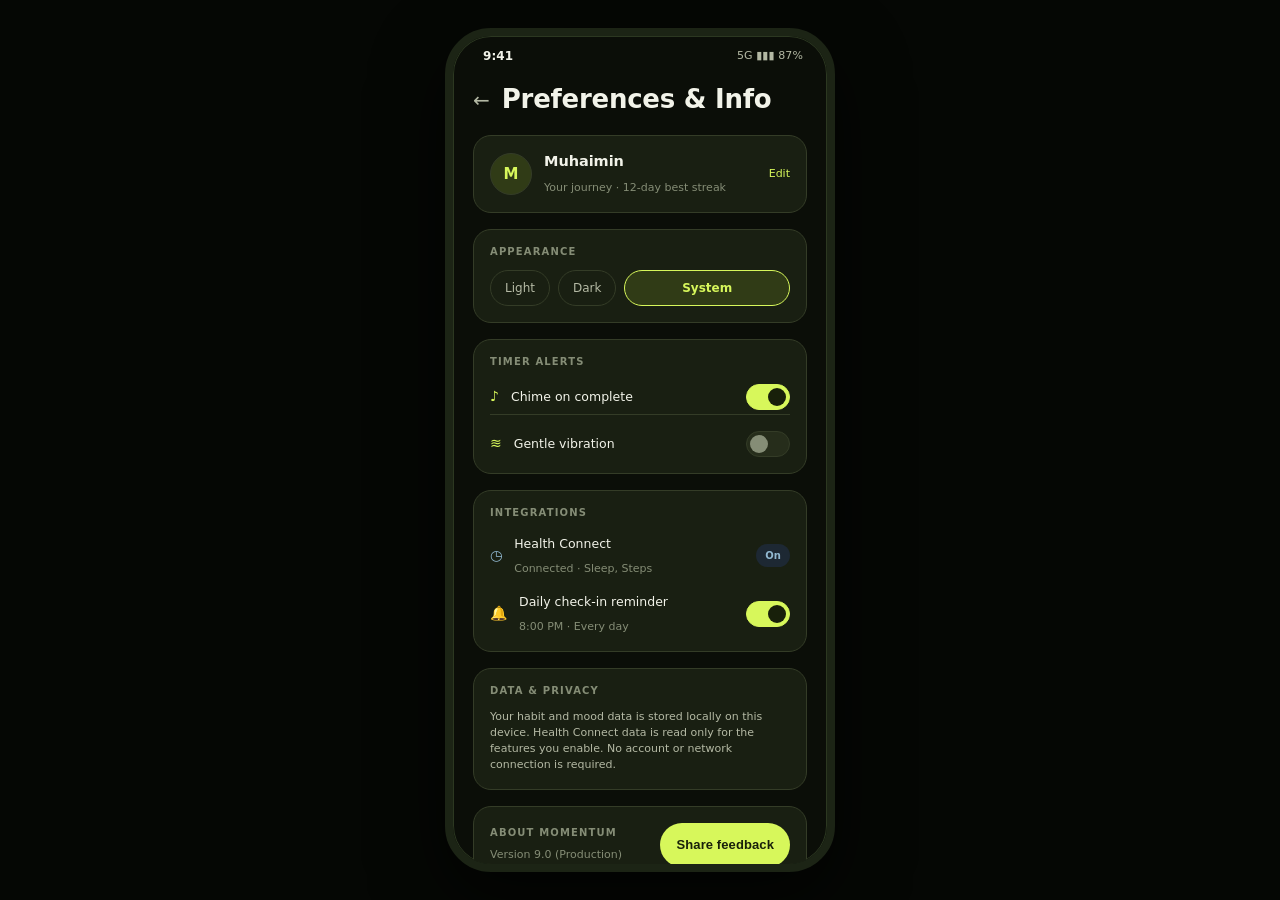
<file: redesign/screens/14-settings.html>
<!doctype html><html lang="en"><head><meta charset="utf-8"><meta name="viewport" content="width=device-width,initial-scale=1"><title>Momentum — Settings</title><link rel="stylesheet" href="../assets/design.css"></head><body>
<div class="phone">
  <div class="statusbar"><span>9:41</span><span class="sb-right">5G ▮▮▮ 87%</span></div>
  <div class="screen">
    <div class="row gap3"><span class="back">←</span><h1>Preferences &amp; Info</h1></div>

    <div class="card mt5">
      <div class="row gap3"><span class="avatar">M</span><div class="grow"><h3>Muhaimin</h3><div class="tiny txt3 mt2">Your journey · 12-day best streak</div></div><span class="lime tiny">Edit</span></div>
    </div>

    <div class="card mt4">
      <div class="eyebrow">Appearance</div>
      <div class="row gap2 mt3">
        <span class="chip">Light</span><span class="chip">Dark</span><span class="chip active" style="flex:1;justify-content:center">System</span>
      </div>
    </div>

    <div class="card mt4">
      <div class="eyebrow">Timer alerts</div>
      <div class="row between mt4"><div class="row gap3"><span style="color:var(--primary)">♪</span><span class="small">Chime on complete</span></div><span class="switch on"></span></div>
      <div class="divider mt4"></div>
      <div class="row between mt4"><div class="row gap3"><span style="color:var(--primary)">≋</span><span class="small">Gentle vibration</span></div><span class="switch"></span></div>
    </div>

    <div class="card mt4">
      <div class="eyebrow">Integrations</div>
      <div class="row between mt4"><div class="row gap3"><span style="color:var(--info)">◷</span><div><div class="small">Health Connect</div><div class="tiny txt3 mt2">Connected · Sleep, Steps</div></div></div><span class="badge info">On</span></div>
      <div class="row between mt4"><div class="row gap3"><span style="color:var(--primary)">🔔</span><div><div class="small">Daily check-in reminder</div><div class="tiny txt3 mt2">8:00 PM · Every day</div></div></div><span class="switch on"></span></div>
    </div>

    <div class="card mt4">
      <div class="eyebrow">Data &amp; privacy</div>
      <p class="tiny mt3">Your habit and mood data is stored locally on this device. Health Connect data is read only for the features you enable. No account or network connection is required.</p>
    </div>

    <div class="card mt4">
      <div class="row between"><div><div class="eyebrow">About Momentum</div><div class="tiny txt3 mt2">Version 9.0 (Production)</div></div><button class="btn sm" style="width:auto;padding:0 16px">Share feedback</button></div>
    </div>
  </div>
</div>
</body></html>
</file>
<file: redesign/assets/design.css>
/* Momentum — Organic Intelligence mockup system (dark theme, refined type scale) */
:root{
  --bg:#0B0E08; --surface:#11160D; --card:#191F12; --elevated:#202817; --muted-surface:#262D1B;
  --primary:#D7F75B; --primary-pressed:#B8D83D; --primary-container:#303B16; --on-primary:#18200A;
  --text:#F2F3E9; --text-2:#B4B9A4; --text-3:#858D76; --outline:#343C27;
  --success:#A9D95B; --warning:#E9BD68; --info:#91B8D0; --error:#E28D80;
  --sleep:#1D352F; --move:#3A2F1B; --phone:#3A221F; --water:#1B2B3A;
  --r-xs:8px; --r-sm:12px; --r-md:18px; --r-lg:24px; --r-xl:30px; --r-pill:999px;
  --s1:4px; --s2:8px; --s3:12px; --s4:16px; --s5:20px; --s6:24px; --s8:32px; --s10:40px;
  --font:"Inter","Segoe UI Variable Text","Segoe UI",system-ui,-apple-system,Roboto,Arial,sans-serif;
}
*{box-sizing:border-box;margin:0;padding:0}
html,body{background:#050704;color:var(--text);font-family:var(--font);font-size:14px;font-weight:400;line-height:1.5;-webkit-font-smoothing:antialiased}
body{min-height:100vh;display:flex;align-items:center;justify-content:center;padding:28px 16px}
.phone{width:390px;height:844px;flex:0 0 auto;background:var(--bg);border:8px solid #1c2415;border-radius:46px;
  box-shadow:0 26px 70px rgba(0,0,0,.65),inset 0 0 0 1px #2c3821;overflow:hidden;display:flex;flex-direction:column;position:relative}

/* Type scale — restrained weights, editorial spacing */
h1{font-size:26px;line-height:1.2;font-weight:600;letter-spacing:-.25px}
h2{font-size:18px;line-height:1.3;font-weight:600;letter-spacing:-.15px}
h3{font-size:14.5px;line-height:1.35;font-weight:600;letter-spacing:-.05px}
p{font-size:13px;line-height:1.55;color:var(--text-2);font-weight:400}
.display{font-size:31px;line-height:1.16;font-weight:600;letter-spacing:-.5px}
.wordmark{font-size:22px;line-height:1.2;font-weight:600;letter-spacing:-.2px}
.numeral{font-variant-numeric:tabular-nums;font-weight:600;letter-spacing:-.5px}
.eyebrow{font-size:10px;line-height:1.2;font-weight:600;letter-spacing:1.15px;text-transform:uppercase;color:var(--text-3)}
.eyebrow.lime{color:var(--primary)}
.lime{color:var(--primary)}
.txt2{color:var(--text-2)} .txt3{color:var(--text-3)}
.mono{font-variant-numeric:tabular-nums;letter-spacing:.2px}
.tiny{font-size:11px;line-height:1.45} .small{font-size:12.5px;line-height:1.45}

/* Chrome */
.statusbar{height:40px;flex:0 0 40px;display:flex;align-items:center;justify-content:space-between;padding:0 24px 0 30px;
  font-size:12px;font-weight:600;letter-spacing:.1px;color:var(--text)}
.statusbar .sb-right{display:flex;align-items:center;gap:6px;font-size:11px;font-weight:400;color:var(--text-2)}
.screen{flex:1;overflow-y:auto;overflow-x:hidden;padding:8px 20px 24px;scrollbar-width:none}
.screen::-webkit-scrollbar{display:none}
.screen.flush{padding:8px 0 0}
.onboarding{display:flex;flex-direction:column;padding-top:14px}
.scrim-bg{opacity:.22;padding-top:20px}
.chip-row{display:flex;gap:8px;overflow:hidden;flex-wrap:nowrap}
.bottom-nav{height:78px;flex:0 0 78px;display:flex;align-items:flex-start;justify-content:space-around;
  padding-top:10px;background:var(--surface);border-top:1px solid var(--outline)}
.nav-item{width:25%;display:flex;flex-direction:column;align-items:center;gap:4px;color:var(--text-3);font-size:10px;font-weight:600;letter-spacing:.1px}
.nav-item svg{width:22px;height:22px;stroke:currentColor;fill:none;stroke-width:1.7;stroke-linecap:round;stroke-linejoin:round}
.nav-item.active{color:var(--primary)}
.nav-item.active .nav-pill{background:var(--primary-container);border-radius:var(--r-pill);padding:5px 18px 4px;display:flex}
.nav-item:not(.active) .nav-pill{padding:5px 18px 4px;display:flex}

/* Layout primitives */
.row{display:flex;align-items:center} .col{display:flex;flex-direction:column}
.between{justify-content:space-between} .center{justify-content:center;align-items:center}
.mx-auto{margin-left:auto;margin-right:auto}
.text-center{text-align:center}
.grow{flex:1} .gap2{gap:8px} .gap3{gap:12px} .gap4{gap:16px} .gap5{gap:20px} .gap6{gap:24px}
.stack{display:flex;flex-direction:column;gap:12px}
.section{margin-top:24px}
.mt2{margin-top:8px} .mt3{margin-top:12px} .mt4{margin-top:16px} .mt5{margin-top:20px} .mt6{margin-top:24px} .mt8{margin-top:32px}
.page-head{display:flex;align-items:flex-start;justify-content:space-between;gap:12px}
.page-head .head-text{min-width:0}
.page-head .eyebrow{margin-top:7px}
.back{font-size:20px;line-height:1;color:var(--text-2);font-weight:400}
.section-head{display:flex;align-items:center;justify-content:space-between;gap:12px}

/* Surfaces */
.card{background:var(--card);border:1px solid var(--outline);border-radius:var(--r-md);padding:16px}
.card.lg{border-radius:var(--r-lg);padding:20px}
.card.compact{padding:12px 14px}
.card.flat{background:var(--surface)}
.card.lime-tint{background:var(--primary-container);border-color:transparent}
.card.elevated{background:var(--elevated)}
.stat{padding:10px 8px;text-align:center}

/* Controls */
.chip{display:inline-flex;align-items:center;gap:6px;padding:8px 14px;border-radius:var(--r-pill);
  border:1px solid var(--outline);background:var(--card);color:var(--text-2);font-size:12px;font-weight:500;white-space:nowrap}
.chip.active{background:var(--primary-container);border-color:var(--primary);color:var(--primary);font-weight:600}
.chip.select{padding:11px 13px;border-radius:14px;color:var(--text);font-weight:500}
.chip.select.active{font-weight:600}
.btn{display:flex;align-items:center;justify-content:center;gap:8px;min-height:52px;padding:0 22px;border-radius:var(--r-pill);
  background:var(--primary);color:var(--on-primary);font-size:15px;font-weight:600;letter-spacing:.1px;border:none;width:100%}
.btn.secondary{background:var(--primary-container);color:var(--primary)}
.btn.ghost{background:transparent;color:var(--text-2)}
.btn.sm{min-height:44px;font-size:13px}
.play-btn{width:64px;height:64px;min-height:64px;padding:0;border-radius:50%;font-size:22px;flex:0 0 auto}
.avatar{width:42px;height:42px;border-radius:50%;background:var(--primary-container);color:var(--primary);
  display:flex;align-items:center;justify-content:center;font-weight:600;font-size:15px;border:1px solid var(--outline)}
.tile{width:40px;height:40px;border-radius:var(--r-sm);display:flex;align-items:center;justify-content:center;font-size:19px;flex:0 0 auto}
.tile.sleep{background:var(--sleep)} .tile.move{background:var(--move)} .tile.phone{background:var(--phone)} .tile.water{background:var(--water)}
.tile.lime{background:var(--primary-container)}
.badge{display:inline-flex;align-items:center;gap:4px;padding:4px 9px;border-radius:var(--r-pill);
  background:var(--primary-container);color:var(--primary);font-size:10px;font-weight:600;letter-spacing:.1px}
.badge.warn{background:#3b3120;color:var(--warning)} .badge.info{background:#1d2833;color:var(--info)}
.habit{display:flex;align-items:center;gap:12px;background:var(--card);border:1px solid var(--outline);
  border-radius:var(--r-md);padding:12px 14px;min-height:72px}
.habit.done{background:var(--primary-container);border-color:transparent}
.habit .name{font-size:14px;font-weight:600;line-height:1.3}
.habit.done .name{text-decoration:line-through;color:var(--text-2)}
.habit .meta{font-size:11.5px;line-height:1.4;color:var(--text-3);margin-top:3px}
.habit .meta .flame{color:var(--primary)}
.check{width:28px;height:28px;border-radius:9px;border:2px solid var(--outline);display:flex;align-items:center;justify-content:center;
  color:transparent;font-size:14px;font-weight:700;flex:0 0 auto}
.check.done{background:var(--primary);border-color:var(--primary);color:var(--on-primary)}
.ring{position:relative;border-radius:50%;display:flex;align-items:center;justify-content:center;
  background:conic-gradient(var(--primary) 0 var(--pct),var(--outline) var(--pct) 100%)}
.ring::before{content:"";position:absolute;inset:10px;border-radius:50%;background:var(--card)}
.ring > *{position:relative;z-index:1;text-align:center}
.mood-row{display:flex;justify-content:space-between;align-items:center}
.mood-dot{width:46px;height:46px;border-radius:50%;display:flex;align-items:center;justify-content:center;font-size:22px;
  background:var(--muted-surface);border:1px solid var(--outline)}
.mood-dot.active{background:var(--primary);border-color:var(--primary);transform:scale(1.08)}
.step-bars{display:flex;gap:6px;flex:1}
.step-bar{height:4px;flex:1;border-radius:var(--r-pill);background:var(--muted-surface)}
.step-bar.on{background:var(--primary)}
.icon-btn{width:40px;height:40px;border-radius:50%;display:flex;align-items:center;justify-content:center;
  background:var(--primary-container);color:var(--primary);border:none;font-size:16px;font-weight:400}
.divider{height:1px;background:var(--outline);margin:4px 0}
.field{background:var(--surface);border:1px solid var(--outline);border-radius:var(--r-sm);padding:12px 14px;color:var(--text-2);font-size:13px}
.field.filled{color:var(--text)}
.switch{width:44px;height:26px;border-radius:var(--r-pill);background:var(--muted-surface);border:1px solid var(--outline);position:relative;flex:0 0 auto}
.switch::after{content:"";position:absolute;width:18px;height:18px;border-radius:50%;background:var(--text-3);top:3px;left:3px}
.switch.on{background:var(--primary);border-color:var(--primary)}
.switch.on::after{background:var(--on-primary);left:21px}
.track{height:8px;border-radius:var(--r-pill);background:var(--outline);overflow:hidden}
.track > i{display:block;height:100%;border-radius:var(--r-pill);background:var(--primary)}

/* Sheets */
.sheet-wrap{position:absolute;inset:0;background:rgba(0,0,0,.62);display:flex;align-items:flex-end;z-index:5}
.sheet{width:100%;max-height:78%;overflow-y:auto;background:var(--elevated);border-radius:var(--r-xl) var(--r-xl) 0 0;
  border-top:1px solid var(--outline);padding:10px 22px 24px;scrollbar-width:none}
.sheet::-webkit-scrollbar{display:none}
.grabber{width:36px;height:4px;border-radius:var(--r-pill);background:var(--text-3);margin:0 auto 18px;opacity:.5}

/* Calendar */
.cal-head,.cal-grid{display:grid;grid-template-columns:repeat(7,1fr);gap:6px;text-align:center}
.cal-head span{font-size:10px;font-weight:600;letter-spacing:.2px;color:var(--text-3);padding-bottom:2px}
.cal-cell{aspect-ratio:1;border-radius:var(--r-xs);background:var(--muted-surface);display:flex;flex-direction:column;
  align-items:center;justify-content:center;font-size:11px;font-weight:500;color:var(--text-2);gap:1px}
.cal-cell.done{background:var(--primary);color:var(--on-primary)}
.cal-cell.grace{border:1.5px solid var(--primary);background:transparent;color:var(--primary)}
.cal-cell.miss{background:var(--muted-surface);color:var(--text-3)}
.cal-cell.future{background:transparent;color:var(--text-3);opacity:.45}
.cal-cell.today{outline:2px solid var(--primary);outline-offset:-2px}
.cal-cell .cap{font-size:8px;line-height:1}
.dot{width:7px;height:7px;border-radius:50%;background:var(--primary);display:inline-block}
.dot.hollow{border:1.5px solid var(--primary);background:transparent}
.dot.pause{background:var(--info)}

/* Gallery */
.gallery{max-width:1180px;margin:0 auto;padding:20px}
.gallery-head{margin-bottom:28px}
.gallery-head h1{font-size:32px;font-weight:600;letter-spacing:-.8px;line-height:1.2}
.gallery-head p{margin-top:8px;max-width:640px;font-size:13.5px}
.gallery-grid{display:grid;grid-template-columns:repeat(auto-fill,minmax(240px,1fr));gap:14px}
.gallery-card{display:block;text-decoration:none;color:inherit;background:var(--card);border:1px solid var(--outline);
  border-radius:var(--r-md);padding:18px;transition:border-color .15s,transform .15s}
.gallery-card:hover{border-color:var(--primary);transform:translateY(-2px)}
.gallery-card .num{font-size:11px;font-weight:600;color:var(--primary);letter-spacing:.8px}
.gallery-card h2{font-size:16px;font-weight:600;margin:8px 0 6px}
.gallery-card p{font-size:12px;color:var(--text-3);line-height:1.5}
@media (max-width:430px){.phone{border-width:4px;border-radius:36px}}
</file>
